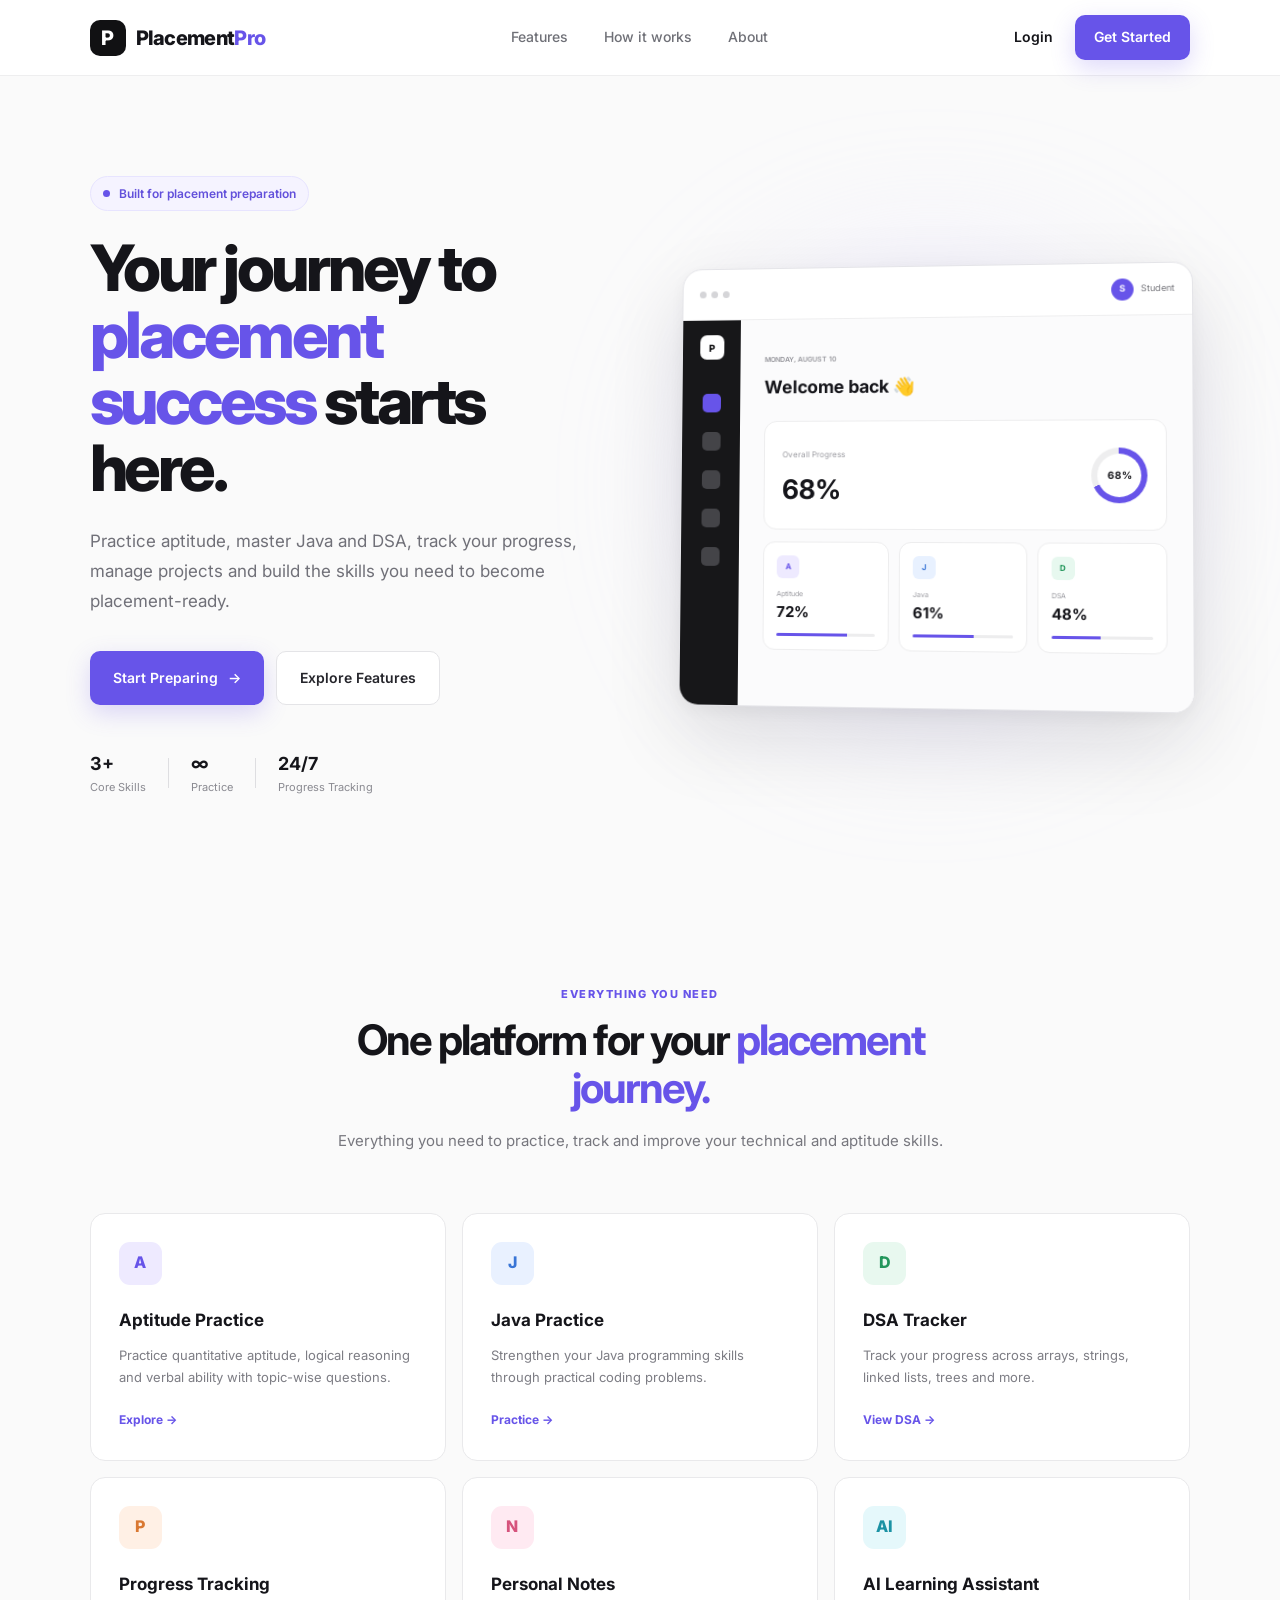
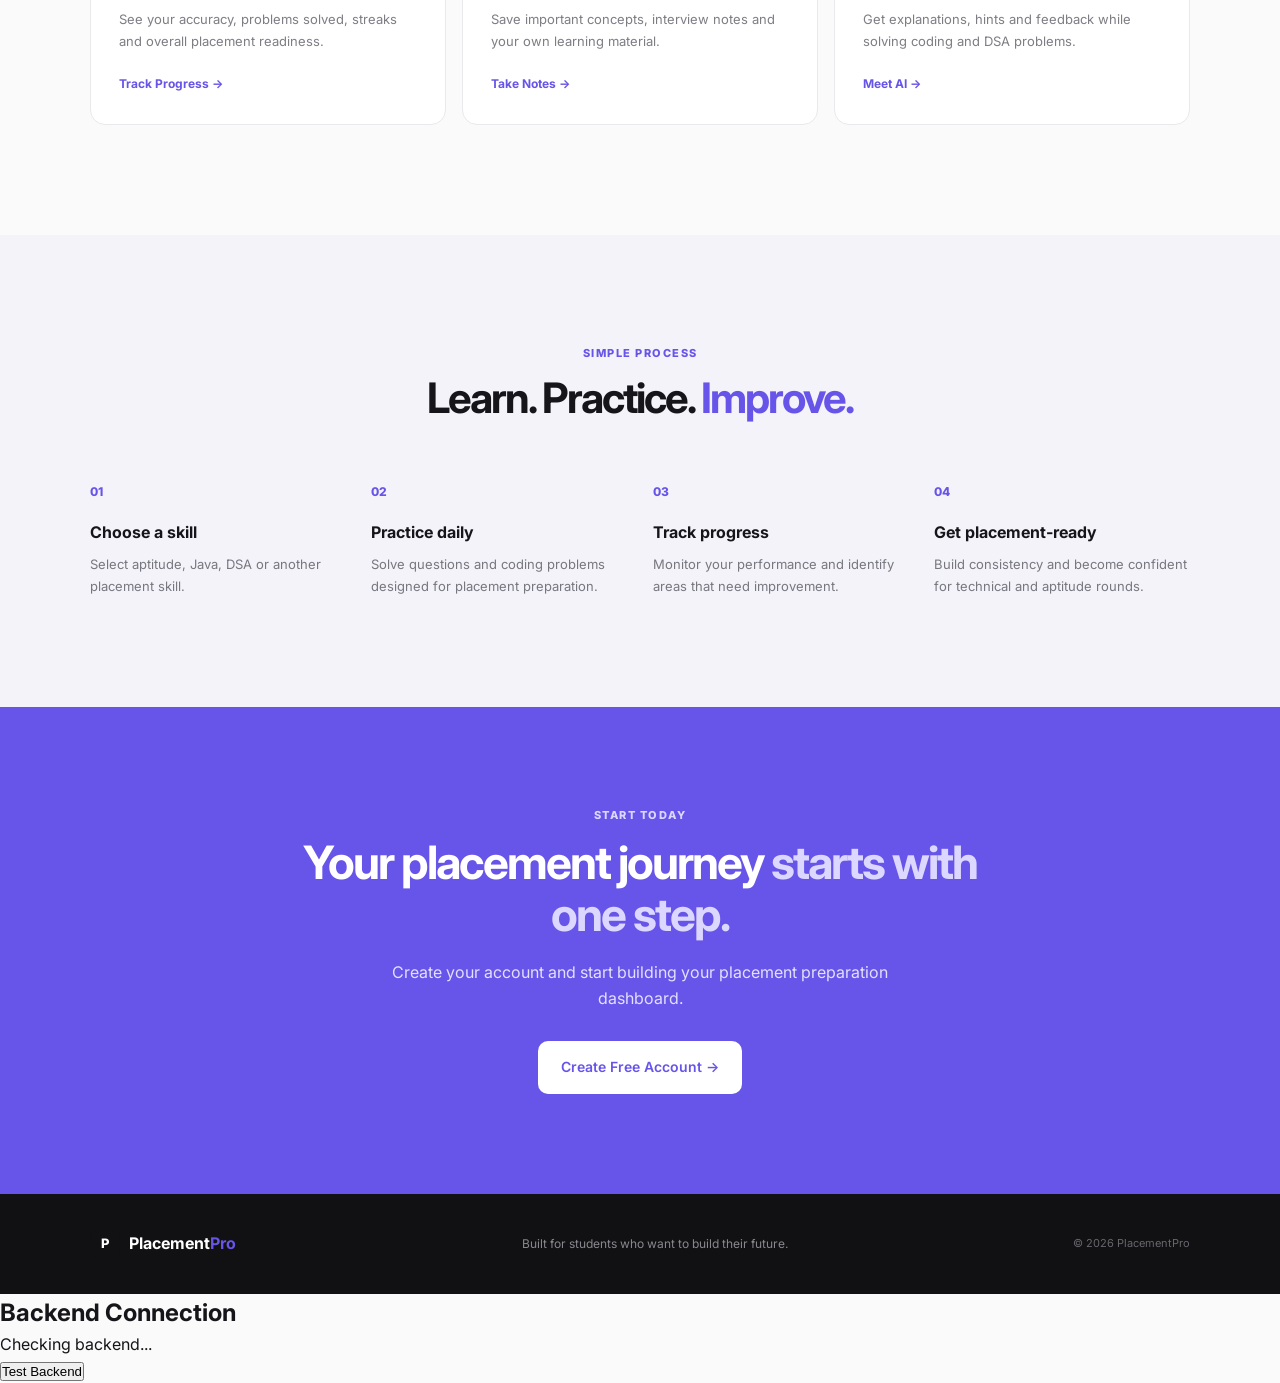
<file: frontend/index.html>
<!DOCTYPE html>
<html lang="en">
<head>
    <meta charset="UTF-8">
    <meta name="viewport" content="width=device-width, initial-scale=1.0">

    <title>PlacementPro | Student Placement Tracker</title>

    <link rel="stylesheet" href="style.css">

    <link rel="preconnect" href="https://fonts.googleapis.com">
    <link rel="preconnect" href="https://fonts.gstatic.com" crossorigin>

    <link href="https://fonts.googleapis.com/css2?family=Inter:wght@400;500;600;700;800&display=swap" rel="stylesheet">
</head>

<body>

    <!-- Navigation -->

    <header class="navbar">

        <div class="logo">
            <div class="logo-icon">P</div>
            <span>Placement<span class="logo-highlight">Pro</span></span>
        </div>

        <nav class="nav-links">
            <a href="#features">Features</a>
            <a href="#how-it-works">How it works</a>
            <a href="#about">About</a>
        </nav>

        <div class="nav-actions">
            <a href="login.html" class="login-link">Login</a>
            <a href="register.html" class="btn btn-primary">Get Started</a>
        </div>

    </header>


    <!-- Hero Section -->

    <main>

        <section class="hero">

            <div class="hero-content">

                <div class="badge">
                    <span class="badge-dot"></span>
                    Built for placement preparation
                </div>

                <h1>
                    Your journey to
                    <span>placement success</span>
                    starts here.
                </h1>

                <p class="hero-description">
                    Practice aptitude, master Java and DSA, track your
                    progress, manage projects and build the skills you need
                    to become placement-ready.
                </p>

                <div class="hero-buttons">

                    <a href="register.html" class="btn btn-primary btn-large">
                        Start Preparing
                        <span>→</span>
                    </a>

                    <a href="#features" class="btn btn-secondary btn-large">
                        Explore Features
                    </a>

                </div>

                <div class="hero-trust">

                    <div class="trust-item">
                        <strong>3+</strong>
                        <span>Core Skills</span>
                    </div>

                    <div class="trust-line"></div>

                    <div class="trust-item">
                        <strong>∞</strong>
                        <span>Practice</span>
                    </div>

                    <div class="trust-line"></div>

                    <div class="trust-item">
                        <strong>24/7</strong>
                        <span>Progress Tracking</span>
                    </div>

                </div>

            </div>


            <!-- Dashboard Preview -->

            <div class="hero-visual">

                <div class="glow"></div>

                <div class="dashboard-preview">

                    <div class="preview-topbar">

                        <div class="preview-dots">
                            <span></span>
                            <span></span>
                            <span></span>
                        </div>

                        <div class="preview-profile">
                            <div class="mini-avatar">S</div>
                            <span>Student</span>
                        </div>

                    </div>


                    <div class="preview-body">

                        <div class="preview-sidebar">

                            <div class="preview-logo">P</div>

                            <div class="sidebar-item active"></div>
                            <div class="sidebar-item"></div>
                            <div class="sidebar-item"></div>
                            <div class="sidebar-item"></div>
                            <div class="sidebar-item"></div>

                        </div>


                        <div class="preview-content">

                            <div class="preview-heading">
                                <div>
                                    <small>MONDAY, AUGUST 10</small>
                                    <h3>Welcome back 👋</h3>
                                </div>
                            </div>


                            <div class="progress-card">

                                <div>
                                    <small>Overall Progress</small>
                                    <h2>68%</h2>
                                </div>

                                <div class="progress-circle">
                                    <span>68%</span>
                                </div>

                            </div>


                            <div class="mini-cards">

                                <div class="mini-card">
                                    <div class="mini-card-icon aptitude">A</div>
                                    <small>Aptitude</small>
                                    <strong>72%</strong>
                                    <div class="mini-progress">
                                        <span style="width:72%"></span>
                                    </div>
                                </div>

                                <div class="mini-card">
                                    <div class="mini-card-icon java">J</div>
                                    <small>Java</small>
                                    <strong>61%</strong>
                                    <div class="mini-progress">
                                        <span style="width:61%"></span>
                                    </div>
                                </div>

                                <div class="mini-card">
                                    <div class="mini-card-icon dsa">D</div>
                                    <small>DSA</small>
                                    <strong>48%</strong>
                                    <div class="mini-progress">
                                        <span style="width:48%"></span>
                                    </div>
                                </div>

                            </div>

                        </div>

                    </div>

                </div>

            </div>

        </section>


        <!-- Features -->

        <section class="features-section" id="features">

            <div class="section-heading">

                <div class="section-label">
                    EVERYTHING YOU NEED
                </div>

                <h2>
                    One platform for your
                    <span>placement journey.</span>
                </h2>

                <p>
                    Everything you need to practice, track and improve
                    your technical and aptitude skills.
                </p>

            </div>


            <div class="features-grid">

                <div class="feature-card">

                    <div class="feature-icon purple">A</div>

                    <h3>Aptitude Practice</h3>

                    <p>
                        Practice quantitative aptitude, logical reasoning
                        and verbal ability with topic-wise questions.
                    </p>

                    <a href="#">Explore →</a>

                </div>


                <div class="feature-card">

                    <div class="feature-icon blue">J</div>

                    <h3>Java Practice</h3>

                    <p>
                        Strengthen your Java programming skills through
                        practical coding problems.
                    </p>

                    <a href="#">Practice →</a>

                </div>


                <div class="feature-card">

                    <div class="feature-icon green">D</div>

                    <h3>DSA Tracker</h3>

                    <p>
                        Track your progress across arrays, strings,
                        linked lists, trees and more.
                    </p>

                    <a href="#">View DSA →</a>

                </div>


                <div class="feature-card">

                    <div class="feature-icon orange">P</div>

                    <h3>Progress Tracking</h3>

                    <p>
                        See your accuracy, problems solved, streaks
                        and overall placement readiness.
                    </p>

                    <a href="#">Track Progress →</a>

                </div>


                <div class="feature-card">

                    <div class="feature-icon pink">N</div>

                    <h3>Personal Notes</h3>

                    <p>
                        Save important concepts, interview notes and
                        your own learning material.
                    </p>

                    <a href="#">Take Notes →</a>

                </div>


                <div class="feature-card">

                    <div class="feature-icon cyan">AI</div>

                    <h3>AI Learning Assistant</h3>

                    <p>
                        Get explanations, hints and feedback while
                        solving coding and DSA problems.
                    </p>

                    <a href="#">Meet AI →</a>

                </div>

            </div>

        </section>


        <!-- How It Works -->

        <section class="how-section" id="how-it-works">

            <div class="section-heading">

                <div class="section-label">
                    SIMPLE PROCESS
                </div>

                <h2>
                    Learn. Practice.
                    <span>Improve.</span>
                </h2>

            </div>


            <div class="steps">

                <div class="step">

                    <div class="step-number">01</div>

                    <h3>Choose a skill</h3>

                    <p>
                        Select aptitude, Java, DSA or another
                        placement skill.
                    </p>

                </div>


                <div class="step">

                    <div class="step-number">02</div>

                    <h3>Practice daily</h3>

                    <p>
                        Solve questions and coding problems
                        designed for placement preparation.
                    </p>

                </div>


                <div class="step">

                    <div class="step-number">03</div>

                    <h3>Track progress</h3>

                    <p>
                        Monitor your performance and identify
                        areas that need improvement.
                    </p>

                </div>


                <div class="step">

                    <div class="step-number">04</div>

                    <h3>Get placement-ready</h3>

                    <p>
                        Build consistency and become confident
                        for technical and aptitude rounds.
                    </p>

                </div>

            </div>

        </section>


        <!-- CTA -->

        <section class="cta-section">

            <div class="cta-content">

                <div class="section-label">
                    START TODAY
                </div>

                <h2>
                    Your placement journey
                    <span>starts with one step.</span>
                </h2>

                <p>
                    Create your account and start building your
                    placement preparation dashboard.
                </p>

                <a href="register.html" class="btn btn-white btn-large">
                    Create Free Account →
                </a>

            </div>

        </section>

    </main>


    <!-- Footer -->

    <footer class="footer">

        <div class="footer-logo">
            <div class="logo-icon">P</div>
            <span>Placement<span class="logo-highlight">Pro</span></span>
        </div>

        <p>
            Built for students who want to build their future.
        </p>

        <span class="copyright">
            © 2026 PlacementPro
        </span>

    </footer>


    <script src="script.js"></script>
    <section class="api-test">

    <h2>Backend Connection</h2>

    <p id="backendMessage">
        Checking backend...
    </p>

    <button onclick="testBackend()">
        Test Backend
    </button>

</section>

</body>
</html>
</file>
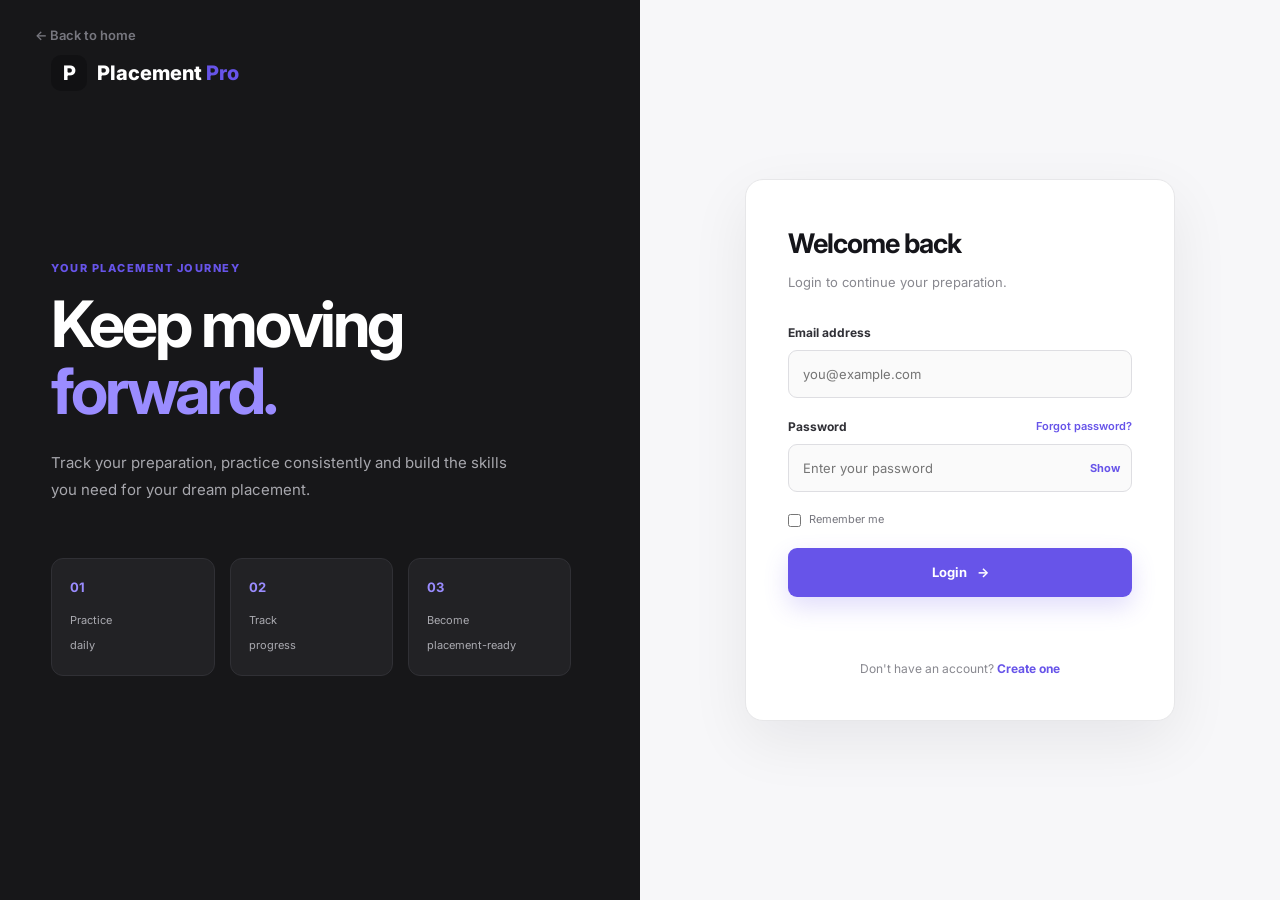
<file: frontend/applications.html>
<!DOCTYPE html>
<html lang="en">

<head>
    <meta charset="UTF-8">

    <meta name="viewport" content="width=device-width, initial-scale=1.0">

    <title>My Applications | PlacementPro</title>

    <style>

        * {
            box-sizing: border-box;
        }

        body {
            margin: 0;
            font-family: Arial, sans-serif;
            background: #f5f7fb;
            color: #111827;
        }

        .page {
            min-height: 100vh;
            padding: 30px;
        }

        .header {
            max-width: 1100px;
            margin: 0 auto 30px;

            display: flex;
            justify-content: space-between;
            align-items: center;
        }

        .brand {
            font-size: 26px;
            font-weight: 800;
        }

        .brand span {
            color: #2563eb;
        }

        .back-btn {
            padding: 10px 16px;
            border: none;
            border-radius: 8px;

            background: #111827;
            color: white;

            cursor: pointer;
            font-weight: 600;
        }

        .title-section {
            max-width: 1100px;
            margin: 0 auto 25px;
        }

        .title-section h1 {
            margin-bottom: 8px;
        }

        .title-section p {
            color: #6b7280;
        }

        .applications-container {
            max-width: 1100px;
            margin: auto;

            display: grid;
            grid-template-columns: repeat(2, 1fr);
            gap: 20px;
        }

        .application-card {
            background: white;
            padding: 25px;
            border-radius: 16px;

            box-shadow:
                0 5px 20px
                rgba(0, 0, 0, 0.06);
        }

        .company-name {
            font-size: 22px;
            font-weight: 800;
            margin-bottom: 8px;
        }

        .job-role {
            color: #2563eb;
            font-weight: 700;
            margin-bottom: 18px;
        }

        .status {
            display: inline-block;

            padding: 6px 12px;

            border-radius: 20px;

            background: #dcfce7;
            color: #166534;

            font-size: 14px;
            font-weight: 700;
        }

        .application-info {
            margin-top: 18px;
            color: #6b7280;
            line-height: 1.8;
        }

        .loading,
        .empty,
        .error {
            grid-column: 1 / -1;

            background: white;

            padding: 40px;

            border-radius: 16px;

            text-align: center;
        }

        .loading {
            color: #2563eb;
        }

        .empty {
            color: #6b7280;
        }

        .error {
            color: #dc2626;
        }

        @media (max-width: 800px) {

            .applications-container {
                grid-template-columns: 1fr;
            }

            .header {
                flex-direction: column;
                align-items: flex-start;
                gap: 15px;
            }

        }

    </style>

</head>


<body>

<main class="page">


    <header class="header">

        <div class="brand">
            Placement<span>Pro</span>
        </div>

        <button
            class="back-btn"
            onclick="goDashboard()"
        >
            ← Dashboard
        </button>

    </header>


    <section class="title-section">

        <h1>
            📋 My Applications
        </h1>

        <p>
            Track the placement drives you have applied for.
        </p>

    </section>


    <section
        id="applicationsContainer"
        class="applications-container"
    >

        <div class="loading">
            Loading applications...
        </div>

    </section>


</main>


<script>

async function loadApplications() {

    const container =
        document.getElementById(
            "applicationsContainer"
        );


    const studentData =
        localStorage.getItem("student");


    if (!studentData) {

        window.location.href =
            "login.html";

        return;
    }


    const student =
        JSON.parse(studentData);


    try {

        const response =
            await fetch(
                "http://https://placementpro-khij.onrender.com/api/applications/"
                + encodeURIComponent(student.email)
            );


        if (!response.ok) {

            throw new Error(
                "Unable to load applications"
            );
        }


        const applications =
            await response.json();


        if (
            !applications ||
            applications.length === 0
        ) {

            container.innerHTML = `

                <div class="empty">

                    <h3>
                        No applications yet
                    </h3>

                    <p>
                        Apply for a placement drive
                        to see it here.
                    </p>

                </div>

            `;

            return;
        }


        container.innerHTML =
            applications.map(
                function(application) {

                    return `

                        <div class="application-card">

                            <div class="company-name">

                                ${escapeHTML(
                                    application.companyName
                                    || "Company"
                                )}

                            </div>


                            <div class="job-role">

                                ${escapeHTML(
                                    application.jobRole
                                    || "Job Role"
                                )}

                            </div>


                            <span class="status">

                                ${escapeHTML(
                                    application.status
                                    || "Applied"
                                )}

                            </span>


                            <div class="application-info">

                                Application ID:
                                ${application.id}

                                <br>

                                Drive ID:
                                ${application.driveId}

                            </div>

                        </div>

                    `;

                }
            ).join("");


    } catch (error) {

        console.error(
            error
        );

        container.innerHTML = `

            <div class="error">

                <h3>
                    Unable to load applications
                </h3>

                <p>
                    Make sure Spring Boot is running.
                </p>

            </div>

        `;

    }

}


function goDashboard() {

    window.location.href =
        "dashboard.html";

}


function escapeHTML(value) {

    const div =
        document.createElement("div");

    div.textContent =
        value;

    return div.innerHTML;

}


loadApplications();

</script>

</body>

</html>
</file>
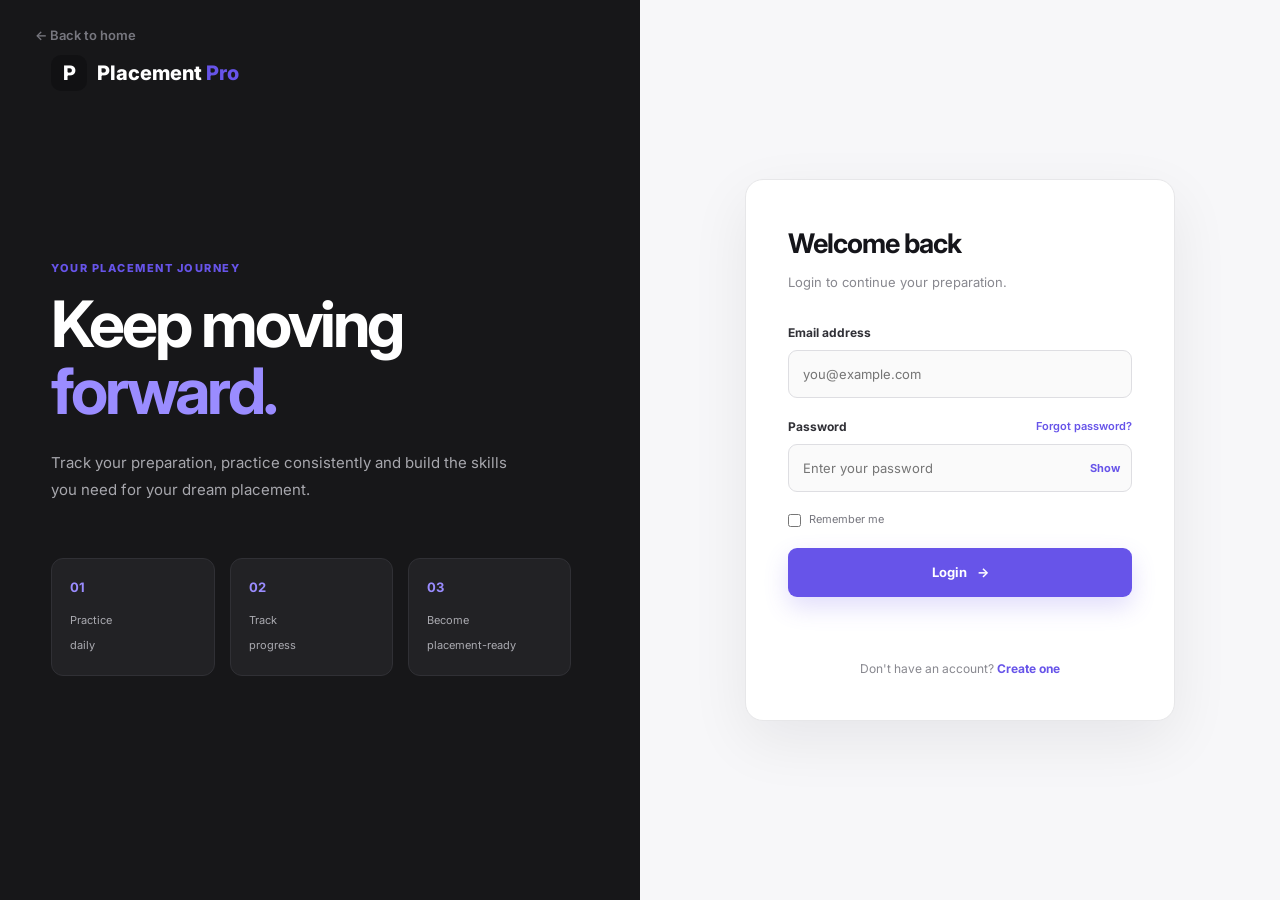
<file: frontend/aptitude.html>
<!DOCTYPE html>
<html lang="en">

<head>

    <meta charset="UTF-8">

    <meta
        name="viewport"
        content="width=device-width, initial-scale=1.0"
    >

    <title>Aptitude Practice | PlacementPro</title>

    <style>

        * {
            box-sizing: border-box;
        }

        body {
            margin: 0;
            font-family: Arial, sans-serif;
            background: #f5f7fb;
            color: #111827;
        }

        .page {
            min-height: 100vh;
            padding: 30px;
        }

        .header {
            max-width: 1100px;
            margin: 0 auto 25px;

            display: flex;
            justify-content: space-between;
            align-items: center;
        }

        .brand {
            font-size: 26px;
            font-weight: 800;
        }

        .brand span {
            color: #2563eb;
        }

        .back-btn {
            text-decoration: none;
            color: #2563eb;
            font-weight: 700;
        }

        .intro {
            max-width: 1100px;
            margin: 0 auto 25px;

            background: white;
            padding: 30px;
            border-radius: 16px;

            box-shadow:
                0 5px 20px rgba(0,0,0,0.06);
        }

        .intro h1 {
            margin: 0 0 10px;
        }

        .intro p {
            color: #6b7280;
            line-height: 1.6;
        }

        .quiz-card {
            max-width: 1100px;
            margin: auto;

            background: white;

            padding: 30px;

            border-radius: 16px;

            box-shadow:
                0 5px 20px rgba(0,0,0,0.06);
        }

        .category {
            color: #2563eb;
            font-weight: 700;
            margin-bottom: 10px;
        }

        .question {
            font-size: 21px;
            font-weight: 700;
            line-height: 1.5;
            margin-bottom: 25px;
        }

        .options {
            display: flex;
            flex-direction: column;
            gap: 12px;
        }

        .option {
            padding: 15px;

            border: 2px solid #e5e7eb;

            border-radius: 10px;

            cursor: pointer;

            transition: 0.2s;
        }

        .option:hover {
            border-color: #2563eb;
            background: #eff6ff;
        }

        .option.selected {
            border-color: #2563eb;
            background: #eff6ff;
        }

        .footer {
            margin-top: 25px;

            display: flex;

            justify-content: space-between;

            align-items: center;
        }

        .count {
            color: #6b7280;
        }

        .next-btn,
        .restart-btn {
            border: none;

            padding: 12px 20px;

            border-radius: 8px;

            background: #2563eb;

            color: white;

            font-weight: 700;

            cursor: pointer;
        }

        .next-btn:hover,
        .restart-btn:hover {
            background: #1d4ed8;
        }

        .result {
            display: none;
            text-align: center;
        }

        .score {
            font-size: 50px;
            font-weight: 800;
            color: #2563eb;
            margin: 20px;
        }

        .result p {
            color: #6b7280;
        }

        @media (max-width: 600px) {

            .page {
                padding: 15px;
            }

            .header {
                flex-direction: column;
                align-items: flex-start;
                gap: 10px;
            }

        }

    </style>

</head>


<body>


<div class="page">


    <!-- HEADER -->

    <header class="header">

        <div class="brand">

            Placement<span>Pro</span>

        </div>


        <a
            href="dashboard.html"
            class="back-btn"
        >
            ← Dashboard
        </a>

    </header>



    <!-- INTRO -->

    <section class="intro">

        <h1>
            🧠 Aptitude Practice
        </h1>

        <p>
            Practice quantitative aptitude,
            logical reasoning and basic placement
            questions.
        </p>

    </section>



    <!-- QUIZ -->

    <main class="quiz-card">


        <div id="quizArea">

            <div
                class="category"
                id="category"
            >
                Quantitative Aptitude
            </div>


            <div
                class="question"
                id="question"
            >
            </div>


            <div
                class="options"
                id="options"
            >
            </div>


            <div class="footer">

                <span
                    class="count"
                    id="count"
                >
                    Question 1 / 5
                </span>


                <button
                    class="next-btn"
                    onclick="nextQuestion()"
                >
                    Next →
                </button>

            </div>

        </div>



        <!-- RESULT -->

        <div
            class="result"
            id="result"
        >

            <h2>
                🎉 Aptitude Test Completed!
            </h2>


            <div
                class="score"
                id="score"
            >
                0/5
            </div>


            <p
                id="message"
            >
            </p>


            <button
                class="restart-btn"
                onclick="restartQuiz()"
            >
                Try Again
            </button>


            <br><br>


            <a
                href="progress.html"
                class="back-btn"
            >
                View My Progress →
            </a>

        </div>


    </main>

</div>



<script>


// =========================================
// LOGIN CHECK
// =========================================

const studentData =
    localStorage.getItem("student");


if (!studentData) {

    window.location.href =
        "login.html";

}



// =========================================
// QUESTIONS
// =========================================

const questions = [

    {
        category: "Quantitative Aptitude",

        question:
            "What is 20% of 250?",

        options: [
            "25",
            "40",
            "50",
            "60"
        ],

        answer: 2
    },


    {
        category: "Quantitative Aptitude",

        question:
            "If a train travels 60 km in 1 hour, how far will it travel in 3 hours?",

        options: [
            "120 km",
            "150 km",
            "180 km",
            "200 km"
        ],

        answer: 2
    },


    {
        category: "Logical Reasoning",

        question:
            "Find the next number: 2, 4, 6, 8, ?",

        options: [
            "9",
            "10",
            "11",
            "12"
        ],

        answer: 1
    },


    {
        category: "Logical Reasoning",

        question:
            "If all roses are flowers and some flowers are red, which statement is definitely true?",

        options: [
            "All roses are red",
            "All flowers are roses",
            "Roses are flowers",
            "No roses are flowers"
        ],

        answer: 2
    },


    {
        category: "Quantitative Aptitude",

        question:
            "A shirt costs ₹1000. If there is a 10% discount, what is the final price?",

        options: [
            "₹800",
            "₹850",
            "₹900",
            "₹950"
        ],

        answer: 2
    }

];



// =========================================
// VARIABLES
// =========================================

let currentQuestion = 0;

let scoreValue = 0;

let selectedAnswer = null;



// =========================================
// LOAD QUESTION
// =========================================

function loadQuestion() {

    const q =
        questions[currentQuestion];


    document.getElementById(
        "category"
    ).textContent =
        q.category;


    document.getElementById(
        "question"
    ).textContent =
        q.question;


    document.getElementById(
        "count"
    ).textContent =
        "Question " +
        (currentQuestion + 1) +
        " / " +
        questions.length;


    const options =
        document.getElementById(
            "options"
        );


    options.innerHTML = "";


    selectedAnswer = null;


    q.options.forEach(
        function(option, index) {

            const element =
                document.createElement(
                    "div"
                );


            element.className =
                "option";


            element.textContent =
                option;


            element.onclick =
                function() {

                    selectAnswer(
                        index,
                        element
                    );

                };


            options.appendChild(
                element
            );

        }
    );

}



// =========================================
// SELECT ANSWER
// =========================================

function selectAnswer(
    index,
    element
) {

    selectedAnswer = index;


    document.querySelectorAll(
        ".option"
    ).forEach(
        function(option) {

            option.classList.remove(
                "selected"
            );

        }
    );


    element.classList.add(
        "selected"
    );

}



// =========================================
// NEXT QUESTION
// =========================================

function nextQuestion() {


    if (selectedAnswer === null) {

        alert(
            "Please select an answer first."
        );

        return;

    }


    const q =
        questions[currentQuestion];


    if (
        selectedAnswer === q.answer
    ) {

        scoreValue++;

    }


    if (
        currentQuestion <
        questions.length - 1
    ) {

        currentQuestion++;

        loadQuestion();

    } else {

        finishQuiz();

    }

}



// =========================================
// FINISH QUIZ
// =========================================

function finishQuiz() {


    document.getElementById(
        "quizArea"
    ).style.display =
        "none";


    document.getElementById(
        "result"
    ).style.display =
        "block";


    document.getElementById(
        "score"
    ).textContent =
        scoreValue +
        "/" +
        questions.length;


    const percentage =
        Math.round(
            (scoreValue / questions.length) *
            100
        );


    document.getElementById(
        "message"
    ).textContent =
        "You scored " +
        percentage +
        "%. Your aptitude score has been saved.";


    saveAptitudeProgress();

}



// =========================================
// SAVE APTITUDE PROGRESS
// =========================================

function saveAptitudeProgress() {


    let progress;


    const saved =
        localStorage.getItem(
            "placementProgress"
        );


    if (saved) {

        try {

            progress =
                JSON.parse(saved);

        } catch (error) {

            progress =
                createDefaultProgress();

        }

    } else {

        progress =
            createDefaultProgress();

    }


    const percentage =
        Math.round(
            (scoreValue / questions.length) *
            100
        );


    progress.aptitudeScore =
        Math.max(
            progress.aptitudeScore || 0,
            percentage
        );


    progress.problemsSolved =
        (progress.problemsSolved || 0)
        + scoreValue;


    localStorage.setItem(
        "placementProgress",
        JSON.stringify(progress)
    );

}



// =========================================
// DEFAULT PROGRESS
// =========================================

function createDefaultProgress() {

    return {

        problemsSolved: 0,

        aptitudeScore: 0,

        javaProgress: 0,

        dsaProgress: 0

    };

}



// =========================================
// RESTART
// =========================================

function restartQuiz() {

    currentQuestion = 0;

    scoreValue = 0;

    selectedAnswer = null;


    document.getElementById(
        "quizArea"
    ).style.display =
        "block";


    document.getElementById(
        "result"
    ).style.display =
        "none";


    loadQuestion();

}



// =========================================
// START
// =========================================

loadQuestion();


</script>


</body>

</html>
</file>
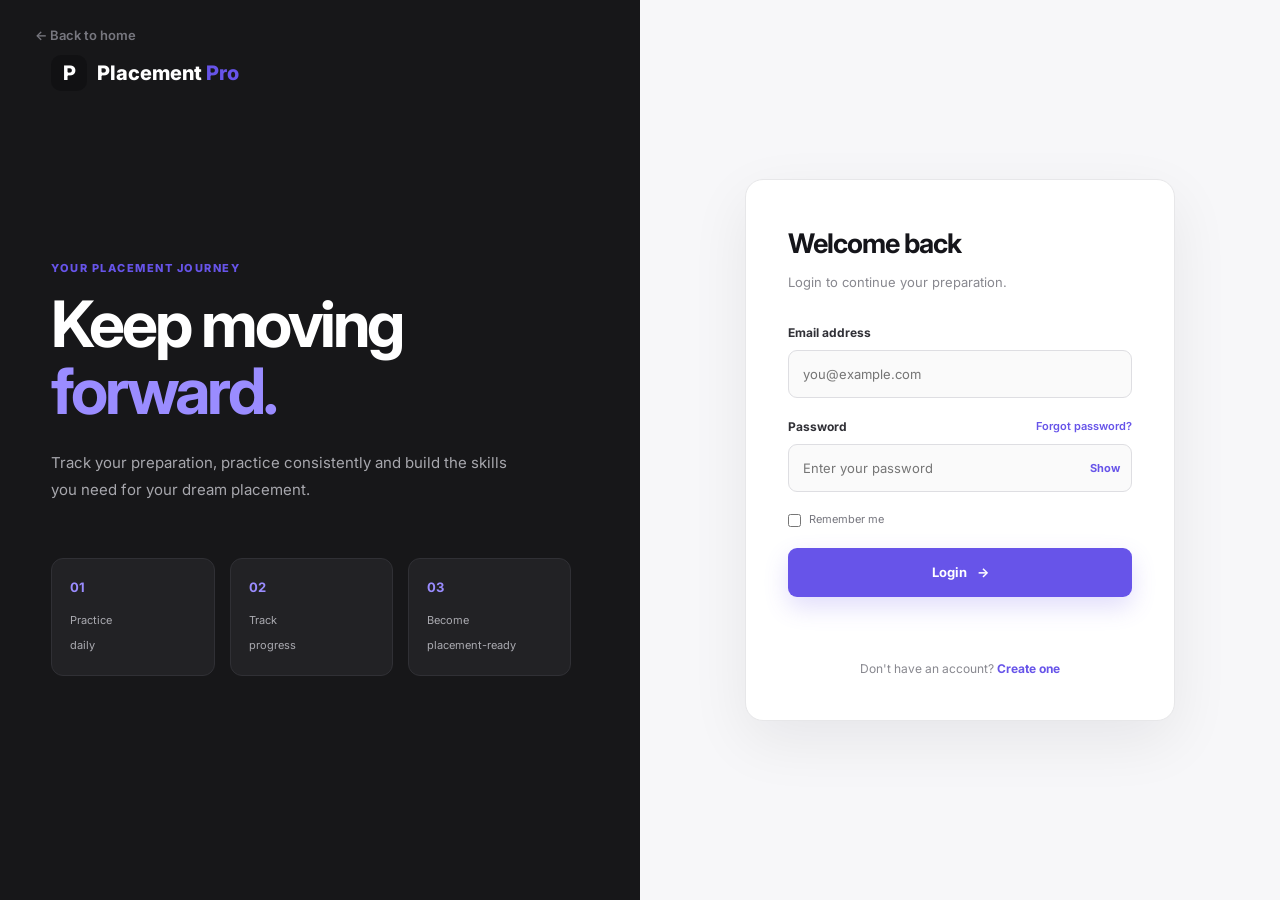
<file: frontend/dashboard.html>
<!DOCTYPE html>
<html lang="en">

<head>

    <meta charset="UTF-8">

    <meta
        name="viewport"
        content="width=device-width, initial-scale=1.0"
    >

    <title>Dashboard | PlacementPro</title>

    <style>

        * {
            box-sizing: border-box;
        }

        body {
            margin: 0;
            font-family: Arial, sans-serif;
            background: #f5f7fb;
            color: #111827;
        }

        .dashboard-page {
            min-height: 100vh;
            padding: 30px;
        }

        .dashboard-header {
            max-width: 1100px;
            margin: 0 auto 30px;
            display: flex;
            justify-content: space-between;
            align-items: center;
        }

        .dashboard-brand {
            font-size: 26px;
            font-weight: 800;
        }

        .dashboard-brand span {
            color: #2563eb;
        }

        .logout-btn {
            padding: 10px 18px;
            border: none;
            border-radius: 8px;
            cursor: pointer;
            background: #111827;
            color: white;
            font-weight: 600;
        }

        .welcome-card {
            max-width: 1100px;
            margin: 0 auto 25px;
            padding: 30px;
            border-radius: 16px;
            background: white;
            box-shadow: 0 5px 20px rgba(0, 0, 0, 0.06);
        }

        .welcome-card h1 {
            margin: 0 0 8px;
        }

        .welcome-card p {
            margin: 0;
            color: #6b7280;
        }

        .dashboard-grid {
            max-width: 1100px;
            margin: auto;
            display: grid;
            grid-template-columns: repeat(3, 1fr);
            gap: 20px;
        }

        .dashboard-card {
            background: white;
            padding: 25px;
            border-radius: 16px;
            box-shadow: 0 5px 20px rgba(0, 0, 0, 0.06);
        }

        .dashboard-card h3 {
            margin-top: 0;
        }

        .dashboard-card p {
            color: #6b7280;
            line-height: 1.6;
        }

        .dashboard-card button {
            border: none;
            background: #2563eb;
            color: white;
            padding: 10px 16px;
            border-radius: 8px;
            cursor: pointer;
            font-weight: 700;
            margin-top: 8px;
        }

        .dashboard-card button:hover {
            background: #1d4ed8;
        }

        .profile-info {
            line-height: 1.9;
        }

        .profile-info strong {
            color: #111827;
        }

        .profile-info span {
            color: #4b5563;
        }

        .loading {
            color: #2563eb;
        }

        .error {
            color: #dc2626;
        }

        @media (max-width: 800px) {

            .dashboard-grid {
                grid-template-columns: 1fr;
            }

            .dashboard-header {
                gap: 15px;
                flex-direction: column;
                align-items: flex-start;
            }

        }

    </style>

</head>


<body>

<main class="dashboard-page">


    <!-- HEADER -->

    <header class="dashboard-header">

        <div class="dashboard-brand">
            Placement<span>Pro</span>
        </div>

        <button
            class="logout-btn"
            onclick="logoutStudent()"
        >
            Logout
        </button>

    </header>


    <!-- WELCOME -->

    <section class="welcome-card">

        <h1>
            Welcome,
            <span id="studentName">Student</span>
            👋
        </h1>

        <p>
            Your placement preparation workspace
        </p>

    </section>


    <!-- DASHBOARD -->

    <section class="dashboard-grid">


        <!-- PROFILE -->

        <div class="dashboard-card">

            <h3>👤 My Profile</h3>

            <div class="profile-info">

                <div>
                    <strong>Name:</strong>
                    <span id="profileName"
                          class="loading">
                        Loading...
                    </span>
                </div>

                <div>
                    <strong>Email:</strong>
                    <span id="profileEmail"
                          class="loading">
                        Loading...
                    </span>
                </div>

                <div>
                    <strong>Department:</strong>
                    <span id="profileDepartment"
                          class="loading">
                        Loading...
                    </span>
                </div>

                <div>
                    <strong>Phone:</strong>
                    <span id="profilePhone"
                          class="loading">
                        Loading...
                    </span>
                </div>

            </div>

        </div>


        <!-- PLACEMENT DRIVES -->

        <div class="dashboard-card">

            <h3>💼 Placement Drives</h3>

            <p>
                View upcoming company placement
                drives and apply for suitable
                opportunities.
            </p>

            <button onclick="openDrives()">
                View Drives
            </button>

        </div>


        <!-- APPLICATIONS -->

        <div class="dashboard-card">

            <h3>📋 Applications</h3>

            <p>
                Track the jobs and placement drives
                you have applied for.
            </p>

           <button onclick="window.location.href='applications.html'">
    My Applications
           </button>

        </div>


        <!-- APTITUDE -->

        <div class="dashboard-card">

            <h3>🧠 Aptitude Practice</h3>

            <p>
                Practice aptitude questions and
                improve your placement preparation.
            </p>

            <button onclick="openAptitude()">
                Start Practice
            </button>

        </div>


        <!-- JAVA DSA -->

        <div class="dashboard-card">

            <h3>💻 Java & DSA</h3>

            <p>
                Track your Java programming and
                DSA problem-solving progress.
            </p>

            <button onclick="window.location.href='dsa.html'">
    Java & DSA
</button>

        </div>


        <!-- PROGRESS -->

        <div class="dashboard-card">

            <h3>📊 My Progress</h3>

            <p>
                View your aptitude, Java and DSA
                preparation progress.
            </p>

            <button onclick="window.location.href='progress.html'">
    Progress
</button>

        </div>


        <!-- NOTES -->

        <div class="dashboard-card">

            <h3>📝 Notes</h3>

            <p>
                Save and manage your important
                placement preparation notes.
            </p>

            <button onclick="openNotes()">
                Open Notes
            </button>

        </div>


    </section>


</main>


<script>


// =========================================
// LOAD STUDENT PROFILE FROM BACKEND
// =========================================

async function loadStudentProfile() {

    const savedStudent =
        localStorage.getItem("student");


    // No login information

    if (!savedStudent) {

        window.location.href =
            "login.html";

        return;
    }


    try {

        const loggedInStudent =
            JSON.parse(savedStudent);


        const email =
            loggedInStudent.email;


        if (!email) {

            localStorage.removeItem("student");

            window.location.href =
                "login.html";

            return;
        }


        console.log(
            "Loading profile for:",
            email
        );


        const response =
            await fetch(
                "https://placementpro-khij.onrender.com/api/students/"
                + encodeURIComponent(email)
            );


        if (!response.ok) {

            throw new Error(
                "Unable to load student profile"
            );
        }


        const student =
            await response.json();


        console.log(
            "Student profile:",
            student
        );


        // UPDATE DASHBOARD

        document.getElementById(
            "studentName"
        ).textContent =
            student.name || "Student";


        document.getElementById(
            "profileName"
        ).textContent =
            student.name || "-";


        document.getElementById(
            "profileEmail"
        ).textContent =
            student.email || "-";


        document.getElementById(
            "profileDepartment"
        ).textContent =
            student.department ||
            "Not added";


        document.getElementById(
            "profilePhone"
        ).textContent =
            student.phone ||
            "Not added";


        // Remove loading style

        document.getElementById(
            "profileName"
        ).classList.remove("loading");


        document.getElementById(
            "profileEmail"
        ).classList.remove("loading");


        document.getElementById(
            "profileDepartment"
        ).classList.remove("loading");


        document.getElementById(
            "profilePhone"
        ).classList.remove("loading");


    } catch (error) {

        console.error(
            "Profile loading error:",
            error
        );


        document.getElementById(
            "profileName"
        ).textContent =
            "Unable to load";


        document.getElementById(
            "profileEmail"
        ).textContent =
            "Unable to load";


        document.getElementById(
            "profileDepartment"
        ).textContent =
            "Unable to load";


        document.getElementById(
            "profilePhone"
        ).textContent =
            "Unable to load";

    }

}


// =========================================
// NAVIGATION
// =========================================

function openDrives() {

    window.location.href =
        "drives.html";

}


function openApplications() {

    window.location.href =
        "applications.html";

}


function openAptitude() {

    window.location.href =
        "aptitude.html";

}


function openJavaDSA() {

    window.location.href =
        "java-dsa.html";

}


function openProgress() {

    window.location.href =
        "progress.html";

}


function openNotes() {

    window.location.href =
        "notes.html";

}


// =========================================
// LOGOUT
// =========================================

function logoutStudent() {

    localStorage.removeItem("student");

    window.location.href =
        "login.html";

}


// =========================================
// START
// =========================================

loadStudentProfile();


</script>

</body>

</html>
</file>
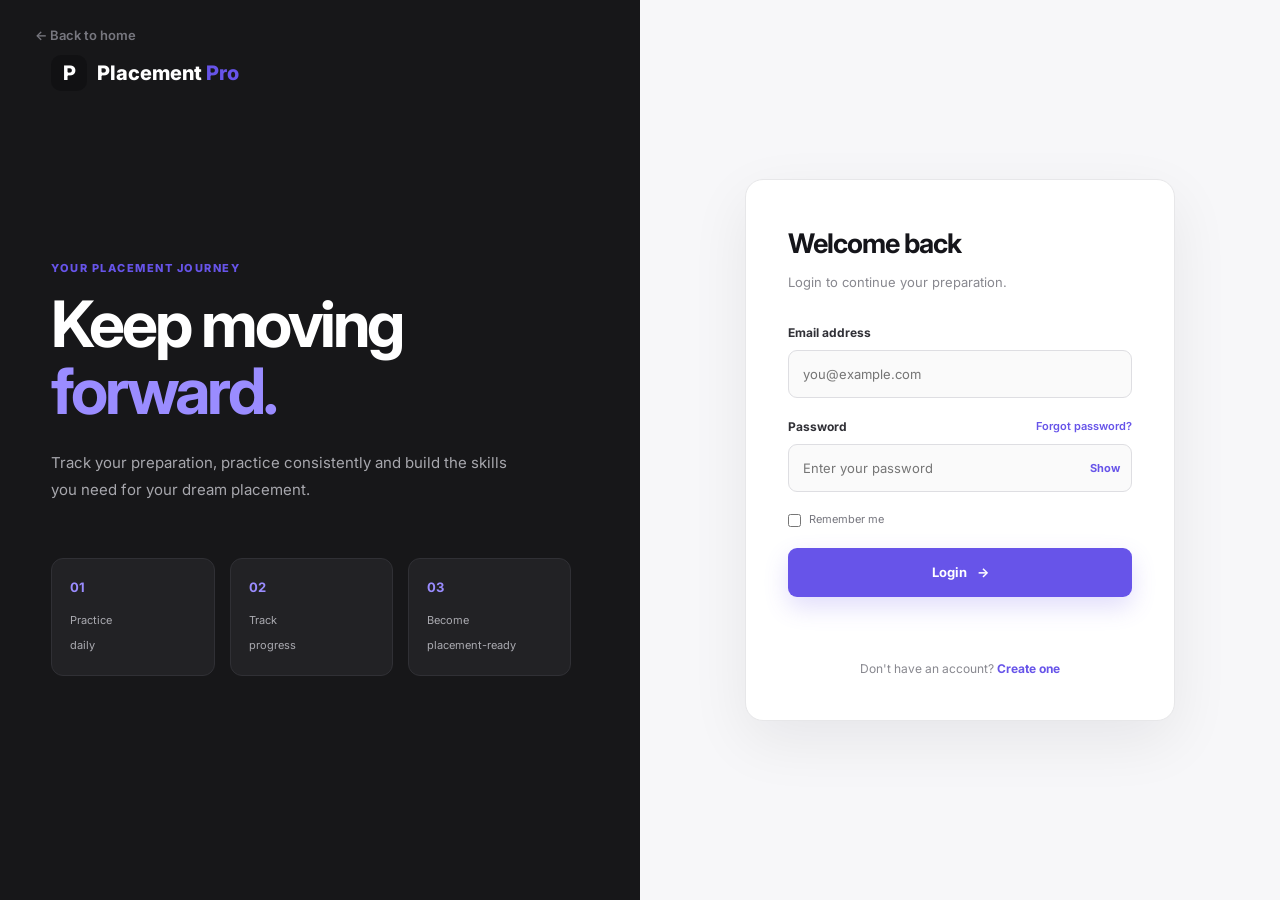
<file: frontend/dashboard_new.html>
<!DOCTYPE html>
<html lang="en">
<head>
<meta charset="UTF-8">
<meta name="viewport" content="width=device-width, initial-scale=1.0">

<title>PlacementPro | Dashboard</title>

<style>

*{
    margin:0;
    padding:0;
    box-sizing:border-box;
}

body{
    font-family:Arial, sans-serif;
    background:#f6f8fc;
    color:#111827;
}

/* SIDEBAR */

.sidebar{
    position:fixed;
    left:0;
    top:0;
    width:245px;
    height:100vh;
    background:#111827;
    color:white;
    padding:25px 16px;
}

.logo{
    font-size:25px;
    font-weight:800;
    padding:0 12px 30px;
}

.logo span{
    color:#3b82f6;
}

.menu-title{
    color:#9ca3af;
    font-size:11px;
    margin:20px 12px 10px;
    text-transform:uppercase;
}

.menu button{
    width:100%;
    border:0;
    background:transparent;
    color:#d1d5db;
    padding:13px 14px;
    margin:3px 0;
    border-radius:10px;
    text-align:left;
    cursor:pointer;
    font-size:14px;
    font-weight:600;
}

.menu button:hover,
.menu button.active{
    background:#2563eb;
    color:white;
}

/* MAIN */

.main{
    margin-left:245px;
    min-height:100vh;
}

/* TOPBAR */

.topbar{
    height:72px;
    background:white;
    border-bottom:1px solid #e5e7eb;

    display:flex;
    align-items:center;
    justify-content:space-between;

    padding:0 35px;
}

.top-title{
    font-size:20px;
    font-weight:800;
}

.user-area{
    display:flex;
    align-items:center;
    gap:12px;
}

.user-avatar{
    width:40px;
    height:40px;
    border-radius:50%;
    background:#dbeafe;
    color:#2563eb;

    display:grid;
    place-items:center;

    font-weight:800;
}

.user-name{
    font-size:14px;
    font-weight:700;
}

/* CONTENT */

.content{
    padding:30px;
    max-width:1250px;
}

/* HERO */

.hero{
    background:linear-gradient(
        135deg,
        #1d4ed8,
        #2563eb,
        #3b82f6
    );

    color:white;

    padding:35px;

    border-radius:22px;

    margin-bottom:25px;

    position:relative;
    overflow:hidden;
}

.hero:after{
    content:"";
    position:absolute;

    width:220px;
    height:220px;

    border-radius:50%;

    border:45px solid rgba(255,255,255,.08);

    right:-50px;
    top:-80px;
}

.hero h1{
    font-size:34px;
    margin-bottom:10px;
}

.hero p{
    color:#dbeafe;
    max-width:650px;
    line-height:1.6;
}

/* STATS */

.stats{
    display:grid;
    grid-template-columns:
        repeat(3,1fr);

    gap:18px;

    margin-bottom:28px;
}

.stat{
    background:white;

    border:1px solid #edf0f5;

    border-radius:16px;

    padding:22px;

    box-shadow:
        0 5px 20px
        rgba(0,0,0,.04);
}

.stat-label{
    color:#6b7280;
    font-size:13px;
    margin-bottom:8px;
}

.stat-value{
    font-size:25px;
    font-weight:800;
}

/* SECTION */

.section-title{
    font-size:20px;
    font-weight:800;
    margin-bottom:16px;
}

/* GRID */

.grid{
    display:grid;

    grid-template-columns:
        repeat(3,1fr);

    gap:18px;
}

/* CARDS */

.card{
    background:white;

    border:1px solid #edf0f5;

    border-radius:18px;

    padding:24px;

    box-shadow:
        0 6px 22px
        rgba(0,0,0,.045);

    transition:.2s;
}

.card:hover{
    transform:translateY(-4px);

    box-shadow:
        0 15px 30px
        rgba(0,0,0,.08);
}

.icon{
    width:48px;
    height:48px;

    border-radius:14px;

    background:#eff6ff;

    display:grid;
    place-items:center;

    font-size:23px;

    margin-bottom:16px;
}

.card h3{
    font-size:17px;
    margin-bottom:8px;
}

.card p{
    color:#6b7280;

    font-size:13px;

    line-height:1.6;

    min-height:42px;
}

.card button{
    width:100%;

    margin-top:18px;

    padding:11px;

    border:0;

    border-radius:9px;

    background:#111827;

    color:white;

    cursor:pointer;

    font-weight:700;
}

.card button:hover{
    background:#2563eb;
}

/* PROFILE */

.profile{
    margin-top:25px;

    background:white;

    border:1px solid #edf0f5;

    border-radius:18px;

    padding:25px;

    box-shadow:
        0 6px 22px
        rgba(0,0,0,.045);
}

.profile-title{
    font-size:18px;
    font-weight:800;
    margin-bottom:20px;
}

.profile-grid{
    display:grid;

    grid-template-columns:
        repeat(4,1fr);

    gap:18px;
}

.profile-item{
    padding:15px;

    background:#f9fafb;

    border-radius:10px;
}

.profile-item small{
    display:block;

    color:#9ca3af;

    font-size:11px;

    text-transform:uppercase;

    margin-bottom:6px;
}

.profile-item span{
    font-weight:700;

    font-size:14px;

    word-break:break-word;
}

/* MOBILE */

@media(max-width:1000px){

    .grid{
        grid-template-columns:
            repeat(2,1fr);
    }

    .profile-grid{
        grid-template-columns:
            repeat(2,1fr);
    }

}

@media(max-width:750px){

    .sidebar{
        position:relative;

        width:100%;
        height:auto;
    }

    .main{
        margin-left:0;
    }

    .stats,
    .grid{
        grid-template-columns:1fr;
    }

    .profile-grid{
        grid-template-columns:1fr;
    }

    .topbar{
        padding:0 18px;
    }

    .content{
        padding:20px;
    }

}

</style>

</head>

<body>


<!-- SIDEBAR -->

<aside class="sidebar">

    <div class="logo">
        Placement<span>Pro</span>
    </div>


    <div class="menu-title">
        Main
    </div>


    <div class="menu">

        <button
            class="active"
            onclick="goDashboard()">
            🏠 Dashboard
        </button>


        <button
            onclick="goDrives()">
            💼 Placement Drives
        </button>


        <button
            onclick="goApplications()">
            📋 My Applications
        </button>

    </div>


    <div class="menu-title">
        Preparation
    </div>


    <div class="menu">

        <button
            onclick="goAptitude()">
            🧠 Aptitude
        </button>


        <button
            onclick="goDSA()">
            💻 Java & DSA
        </button>


        <button
            onclick="goProgress()">
            📊 My Progress
        </button>

    </div>


    <div class="menu-title">
        Account
    </div>


    <div class="menu">

        <button
            onclick="logout()">
            🚪 Logout
        </button>

    </div>

</aside>



<!-- MAIN -->

<main class="main">


    <!-- TOPBAR -->

    <header class="topbar">

        <div class="top-title">
            Student Dashboard
        </div>


        <div class="user-area">

            <div
                class="user-avatar"
                id="avatar">
                S
            </div>

            <div
                class="user-name"
                id="topName">
                Student
            </div>

        </div>

    </header>



    <!-- CONTENT -->

    <section class="content">


        <!-- HERO -->

        <div class="hero">

            <h1>
                Welcome back,
                <span id="welcomeName">
                    Student
                </span>
                👋
            </h1>

            <p>
                Manage your placement journey,
                discover opportunities, practice
                coding and track your preparation
                from one place.
            </p>

        </div>



        <!-- STATS -->

        <div class="stats">


            <div class="stat">

                <div class="stat-label">
                    Placement Drives
                </div>

                <div class="stat-value">
                    Explore
                </div>

            </div>


            <div class="stat">

                <div class="stat-label">
                    Preparation
                </div>

                <div class="stat-value">
                    Java + DSA
                </div>

            </div>


            <div class="stat">

                <div class="stat-label">
                    Applications
                </div>

                <div class="stat-value">
                    Track
                </div>

            </div>


        </div>



        <!-- FEATURES -->

        <div class="section-title">
            Placement Workspace
        </div>


        <div class="grid">


            <div class="card">

                <div class="icon">
                    💼
                </div>

                <h3>
                    Placement Drives
                </h3>

                <p>
                    Find available company
                    placement opportunities
                    and apply directly.
                </p>

                <button
                    onclick="goDrives()">
                    Explore Drives
                </button>

            </div>



            <div class="card">

                <div class="icon">
                    📋
                </div>

                <h3>
                    My Applications
                </h3>

                <p>
                    Track the companies
                    and positions you have
                    applied for.
                </p>

                <button
                    onclick="goApplications()">
                    View Applications
                </button>

            </div>



            <div class="card">

                <div class="icon">
                    🧠
                </div>

                <h3>
                    Aptitude Practice
                </h3>

                <p>
                    Improve your quantitative
                    and logical reasoning
                    skills.
                </p>

                <button
                    onclick="goAptitude()">
                    Start Practice
                </button>

            </div>



            <div class="card">

                <div class="icon">
                    💻
                </div>

                <h3>
                    Java & DSA
                </h3>

                <p>
                    Practice Java programming
                    and data structures for
                    placement interviews.
                </p>

                <button
                    onclick="goDSA()">
                    Practice DSA
                </button>

            </div>



            <div class="card">

                <div class="icon">
                    📊
                </div>

                <h3>
                    My Progress
                </h3>

                <p>
                    Monitor your DSA,
                    aptitude and placement
                    preparation progress.
                </p>

                <button
                    onclick="goProgress()">
                    View Progress
                </button>

            </div>



            <div class="card">

                <div class="icon">
                    📝
                </div>

                <h3>
                    Placement Notes
                </h3>

                <p>
                    Keep your important
                    preparation notes in
                    one place.
                </p>

                <button
                    onclick="goNotes()">
                    Open Notes
                </button>

            </div>


        </div>



        <!-- PROFILE -->

        <div class="profile">

            <div class="profile-title">
                My Profile
            </div>


            <div class="profile-grid">


                <div class="profile-item">

                    <small>
                        Name
                    </small>

                    <span id="profileName">
                        Loading...
                    </span>

                </div>


                <div class="profile-item">

                    <small>
                        Email
                    </small>

                    <span id="profileEmail">
                        Loading...
                    </span>

                </div>


                <div class="profile-item">

                    <small>
                        Department
                    </small>

                    <span id="profileDepartment">
                        Loading...
                    </span>

                </div>


                <div class="profile-item">

                    <small>
                        Phone
                    </small>

                    <span id="profilePhone">
                        Loading...
                    </span>

                </div>


            </div>

        </div>


    </section>

</main>



<script>


/* PROFILE */

async function loadStudent(){

    const saved =
        localStorage.getItem("student");


    if(!saved){

        window.location.href =
            "login.html";

        return;
    }


    try{

        const student =
            JSON.parse(saved);


        const email =
            student.email;


        const response =
            await fetch(
                "http://https://placementpro-khij.onrender.com/api/students/"
                +
                encodeURIComponent(email)
            );


        if(!response.ok){

            throw new Error(
                "Student not found"
            );

        }


        const data =
            await response.json();


        const name =
            data.name || "Student";


        document.getElementById(
            "welcomeName"
        ).textContent = name;


        document.getElementById(
            "topName"
        ).textContent = name;


        document.getElementById(
            "avatar"
        ).textContent =
            name.charAt(0).toUpperCase();


        document.getElementById(
            "profileName"
        ).textContent =
            data.name || "-";


        document.getElementById(
            "profileEmail"
        ).textContent =
            data.email || "-";


        document.getElementById(
            "profileDepartment"
        ).textContent =
            data.department ||
            "Not added";


        document.getElementById(
            "profilePhone"
        ).textContent =
            data.phone ||
            "Not added";


    }catch(error){

        console.log(error);

    }

}



/* NAVIGATION */

function goDashboard(){

    window.location.href =
        "dashboard_new.html";

}


function goDrives(){

    window.location.href =
        "drives.html";

}


function goApplications(){

    window.location.href =
        "applications.html";

}


function goAptitude(){

    window.location.href =
        "aptitude.html";

}


function goDSA(){

    window.location.href =
        "dsa.html";

}


function goProgress(){

    window.location.href =
        "progress.html";

}


function goNotes(){

    window.location.href =
        "notes.html";

}


function logout(){

    localStorage.removeItem(
        "student"
    );

    window.location.href =
        "login.html";

}


loadStudent();

</script>


</body>

</html>
</file>
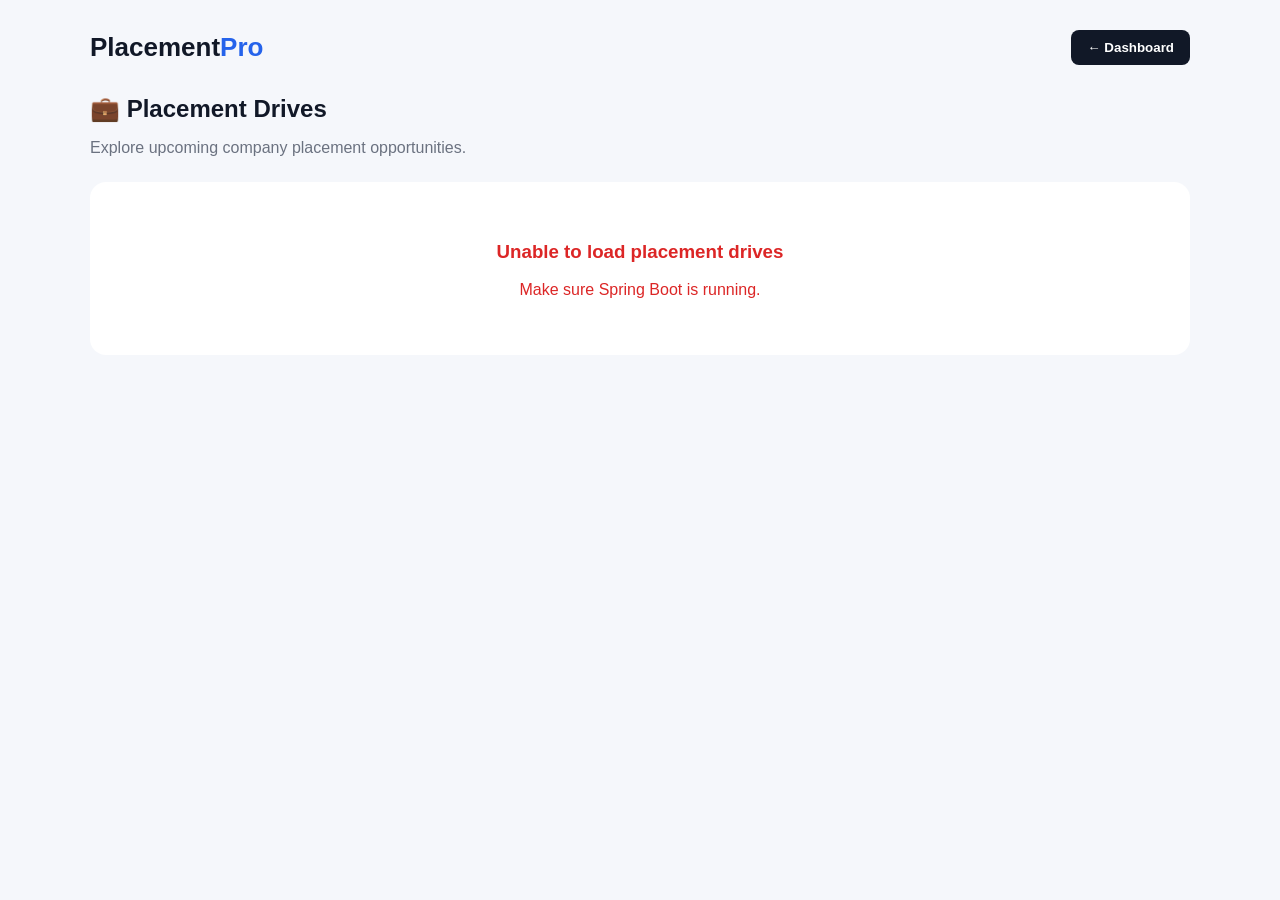
<file: frontend/drives.html>
<!DOCTYPE html>
<html lang="en">

<head>
    <meta charset="UTF-8">

    <meta name="viewport" content="width=device-width, initial-scale=1.0">

    <title>Placement Drives | PlacementPro</title>

    <style>

        * {
            box-sizing: border-box;
        }

        body {
            margin: 0;
            font-family: Arial, sans-serif;
            background: #f5f7fb;
            color: #111827;
        }

        .page {
            min-height: 100vh;
            padding: 30px;
        }

        .header {
            max-width: 1100px;
            margin: 0 auto 30px;

            display: flex;
            justify-content: space-between;
            align-items: center;
        }

        .brand {
            font-size: 26px;
            font-weight: 800;
        }

        .brand span {
            color: #2563eb;
        }

        .back-btn {
            padding: 10px 16px;
            border: none;
            border-radius: 8px;
            background: #111827;
            color: white;
            cursor: pointer;
            font-weight: 600;
        }

        .title-section {
            max-width: 1100px;
            margin: 0 auto 25px;
        }

        .title-section h1 {
            margin-bottom: 8px;
        }

        .title-section p {
            color: #6b7280;
        }

        .drives-container {
            max-width: 1100px;
            margin: auto;

            display: grid;
            grid-template-columns: repeat(2, 1fr);
            gap: 20px;
        }

        .drive-card {
            background: white;
            padding: 25px;
            border-radius: 16px;

            box-shadow:
                0 5px 20px
                rgba(0, 0, 0, 0.06);
        }

        .company-name {
            font-size: 22px;
            font-weight: 800;
            margin-bottom: 5px;
        }

        .job-role {
            color: #2563eb;
            font-weight: 700;
            margin-bottom: 18px;
        }

        .drive-info {
            line-height: 1.9;
            color: #4b5563;
        }

        .drive-info strong {
            color: #111827;
        }

        .skills {
            margin-top: 15px;
            line-height: 1.6;
        }

        .skills strong {
            display: block;
            margin-bottom: 5px;
        }

        .apply-btn {
            width: 100%;
            margin-top: 20px;
            padding: 12px;

            border: none;
            border-radius: 8px;

            background: #2563eb;
            color: white;

            font-weight: 700;
            cursor: pointer;
        }

        .apply-btn:hover {
            background: #1d4ed8;
        }

        .apply-btn.applied {
            background: #16a34a;
            cursor: default;
        }

        .loading,
        .empty,
        .error {
            text-align: center;
            grid-column: 1 / -1;

            padding: 40px;
            background: white;
            border-radius: 16px;
        }

        .loading {
            color: #2563eb;
        }

        .empty {
            color: #6b7280;
        }

        .error {
            color: #dc2626;
        }

        @media (max-width: 800px) {

            .drives-container {
                grid-template-columns: 1fr;
            }

            .header {
                gap: 15px;
                flex-direction: column;
                align-items: flex-start;
            }

        }

    </style>

</head>


<body>


<main class="page">


    <!-- HEADER -->

    <header class="header">

        <div class="brand">
            Placement<span>Pro</span>
        </div>

        <button
            class="back-btn"
            onclick="goDashboard()"
        >
            ← Dashboard
        </button>

    </header>


    <!-- TITLE -->

    <section class="title-section">

        <h1>
            💼 Placement Drives
        </h1>

        <p>
            Explore upcoming company placement opportunities.
        </p>

    </section>


    <!-- DRIVES -->

    <section
        id="drivesContainer"
        class="drives-container"
    >

        <div class="loading">
            Loading placement drives...
        </div>

    </section>


</main>


<script>


// =========================================
// LOAD STUDENT
// =========================================

function getLoggedInStudent() {

    const savedStudent =
        localStorage.getItem("student");

    if (!savedStudent) {

        window.location.href =
            "login.html";

        return null;
    }

    try {

        return JSON.parse(savedStudent);

    } catch (error) {

        localStorage.removeItem("student");

        window.location.href =
            "login.html";

        return null;
    }
}



// =========================================
// LOAD PLACEMENT DRIVES
// =========================================

async function loadDrives() {

    const container =
        document.getElementById(
            "drivesContainer"
        );


    try {

        const response =
            await fetch(
                "http://https://placementpro-khij.onrender.com/api/drives"
            );


        if (!response.ok) {

            throw new Error(
                "Failed to load drives"
            );
        }


        const drives =
            await response.json();


        console.log(
            "Placement drives:",
            drives
        );


        if (
            !drives ||
            drives.length === 0
        ) {

            container.innerHTML = `

                <div class="empty">

                    <h3>
                        No placement drives available
                    </h3>

                    <p>
                        New opportunities will appear here.
                    </p>

                </div>

            `;

            return;
        }


        container.innerHTML =
            drives.map(
                function (drive) {

                    return `

                        <div class="drive-card">

                            <div class="company-name">

                                ${escapeHTML(
                                    drive.companyName ||
                                    "Company"
                                )}

                            </div>


                            <div class="job-role">

                                ${escapeHTML(
                                    drive.jobRole ||
                                    "Software Engineer"
                                )}

                            </div>


                            <div class="drive-info">

                                <div>
                                    <strong>
                                        📍 Location:
                                    </strong>

                                    ${escapeHTML(
                                        drive.location ||
                                        "Not specified"
                                    )}
                                </div>


                                <div>
                                    <strong>
                                        💰 Package:
                                    </strong>

                                    ${escapeHTML(
                                        drive.packageOffered ||
                                        "Not specified"
                                    )}
                                </div>


                                <div>
                                    <strong>
                                        🎓 Eligibility:
                                    </strong>

                                    ${escapeHTML(
                                        drive.eligibility ||
                                        "Not specified"
                                    )}
                                </div>


                                <div>
                                    <strong>
                                        📅 Drive Date:
                                    </strong>

                                    ${escapeHTML(
                                        drive.driveDate ||
                                        "Not specified"
                                    )}
                                </div>


                                <div>
                                    <strong>
                                        ⏰ Deadline:
                                    </strong>

                                    ${escapeHTML(
                                        drive.applicationDeadline ||
                                        "Not specified"
                                    )}
                                </div>

                            </div>


                            <div class="skills">

                                <strong>
                                    🛠️ Skills Required
                                </strong>

                                ${escapeHTML(
                                    drive.skillsRequired ||
                                    "Not specified"
                                )}

                            </div>


                            <button
                                id="apply-${drive.id}"
                                class="apply-btn"
                                onclick="applyForDrive(${drive.id})"
                            >
                                Apply Now
                            </button>


                        </div>

                    `;

                }
            ).join("");


        // Check already submitted applications

        checkExistingApplications(drives);


    } catch (error) {

        console.error(
            "Drive loading error:",
            error
        );


        container.innerHTML = `

            <div class="error">

                <h3>
                    Unable to load placement drives
                </h3>

                <p>
                    Make sure Spring Boot is running.
                </p>

            </div>

        `;

    }

}



// =========================================
// APPLY FOR DRIVE
// =========================================

async function applyForDrive(driveId) {

    const student =
        getLoggedInStudent();


    if (!student) {
        return;
    }


    if (!student.email) {

        alert(
            "Student email not found. Please login again."
        );

        return;
    }


    const button =
        document.getElementById(
            "apply-" + driveId
        );


    button.disabled = true;

    button.textContent =
        "Applying...";


    try {

        const response =
            await fetch(
                "https://placementpro-khij.onrender.com/api/applications",
                {
                    method: "POST",

                    headers: {
                        "Content-Type":
                            "application/json"
                    },

                    body: JSON.stringify({

                        studentEmail:
                            student.email,

                        driveId:
                            driveId

                    })
                }
            );


        const data =
            await response.json();


        console.log(
            "Application response:",
            data
        );


        if (!response.ok) {

            throw new Error(
                data.message ||
                "Application failed"
            );
        }


        button.textContent =
            "✓ Applied";

        button.classList.add(
            "applied"
        );


        alert(
            "Application submitted successfully!"
        );


    } catch (error) {

        console.error(
            "Application error:",
            error
        );


        button.disabled = false;

        button.textContent =
            "Apply Now";


        alert(
            "Unable to apply: " +
            error.message
        );

    }

}



// =========================================
// CHECK EXISTING APPLICATIONS
// =========================================

async function checkExistingApplications(
    drives
) {

    const student =
        getLoggedInStudent();


    if (!student || !student.email) {
        return;
    }


    try {

        const response =
            await fetch(
                "https://placementpro-khij.onrender.com/api/applications/" +
                encodeURIComponent(
                    student.email
                )
            );


        if (!response.ok) {
            return;
        }


        const applications =
            await response.json();


        applications.forEach(
            function (application) {

                const button =
                    document.getElementById(
                        "apply-" +
                        application.driveId
                    );


                if (button) {

                    button.textContent =
                        "✓ Applied";

                    button.classList.add(
                        "applied"
                    );

                    button.disabled =
                        true;

                }

            }
        );


    } catch (error) {

        console.error(
            "Existing applications error:",
            error
        );

    }

}



// =========================================
// DASHBOARD
// =========================================

function goDashboard() {

    window.location.href =
        "dashboard.html";

}



// =========================================
// SECURITY
// =========================================

function escapeHTML(value) {

    const div =
        document.createElement("div");

    div.textContent =
        value;

    return div.innerHTML;

}



// =========================================
// START
// =========================================

loadDrives();


</script>


</body>

</html>
</file>
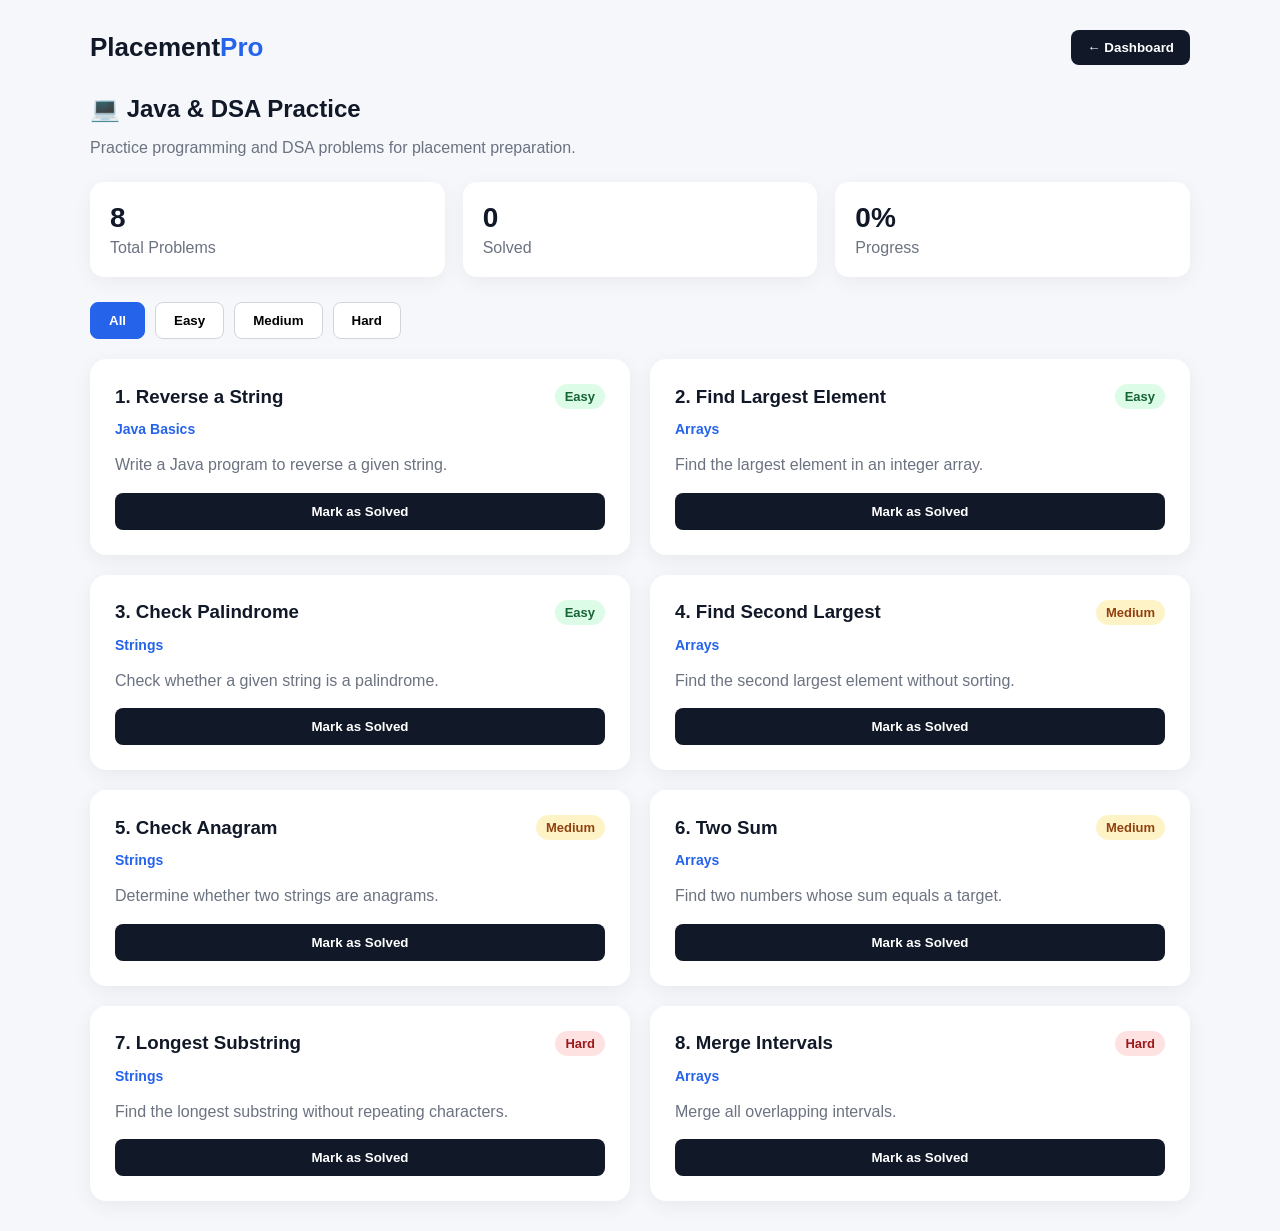
<file: frontend/dsa.html>
<!DOCTYPE html>
<html lang="en">

<head>
    <meta charset="UTF-8">
    <meta name="viewport" content="width=device-width, initial-scale=1.0">

    <title>DSA Practice | PlacementPro</title>

    <style>

        * {
            box-sizing: border-box;
        }

        body {
            margin: 0;
            font-family: Arial, sans-serif;
            background: #f5f7fb;
            color: #111827;
        }

        .page {
            min-height: 100vh;
            padding: 30px;
        }

        .header {
            max-width: 1100px;
            margin: 0 auto 30px;

            display: flex;
            justify-content: space-between;
            align-items: center;
        }

        .brand {
            font-size: 26px;
            font-weight: 800;
        }

        .brand span {
            color: #2563eb;
        }

        .back-btn {
            padding: 10px 16px;
            border: none;
            border-radius: 8px;
            background: #111827;
            color: white;
            cursor: pointer;
            font-weight: 600;
        }

        .intro {
            max-width: 1100px;
            margin: 0 auto 25px;
        }

        .intro h1 {
            margin-bottom: 8px;
        }

        .intro p {
            color: #6b7280;
        }

        .stats {
            max-width: 1100px;
            margin: 0 auto 25px;

            display: grid;
            grid-template-columns: repeat(3, 1fr);
            gap: 18px;
        }

        .stat-card {
            background: white;
            padding: 20px;
            border-radius: 14px;

            box-shadow:
                0 5px 20px
                rgba(0, 0, 0, 0.05);
        }

        .stat-card strong {
            display: block;
            font-size: 28px;
            margin-bottom: 5px;
        }

        .stat-card span {
            color: #6b7280;
        }

        .filters {
            max-width: 1100px;
            margin: 0 auto 20px;

            display: flex;
            gap: 10px;
            flex-wrap: wrap;
        }

        .filter-btn {
            padding: 10px 18px;

            border: 1px solid #d1d5db;
            border-radius: 8px;

            background: white;
            cursor: pointer;

            font-weight: 600;
        }

        .filter-btn.active {
            background: #2563eb;
            color: white;
            border-color: #2563eb;
        }

        .problems {
            max-width: 1100px;
            margin: auto;

            display: grid;
            grid-template-columns: repeat(2, 1fr);
            gap: 20px;
        }

        .problem-card {
            background: white;
            padding: 25px;
            border-radius: 16px;

            box-shadow:
                0 5px 20px
                rgba(0, 0, 0, 0.06);
        }

        .problem-top {
            display: flex;
            justify-content: space-between;
            gap: 15px;
            align-items: center;
        }

        .problem-card h3 {
            margin: 0;
        }

        .difficulty {
            padding: 5px 10px;
            border-radius: 20px;

            font-size: 13px;
            font-weight: 700;
        }

        .easy {
            background: #dcfce7;
            color: #166534;
        }

        .medium {
            background: #fef3c7;
            color: #92400e;
        }

        .hard {
            background: #fee2e2;
            color: #991b1b;
        }

        .topic {
            margin-top: 12px;
            color: #2563eb;
            font-size: 14px;
            font-weight: 700;
        }

        .description {
            color: #6b7280;
            line-height: 1.6;
            margin: 15px 0;
        }

        .solve-btn {
            width: 100%;
            padding: 11px;

            border: none;
            border-radius: 8px;

            background: #111827;
            color: white;

            cursor: pointer;
            font-weight: 700;
        }

        .solved {
            background: #16a34a;
        }

        @media (max-width: 800px) {

            .problems {
                grid-template-columns: 1fr;
            }

            .stats {
                grid-template-columns: 1fr;
            }

            .header {
                flex-direction: column;
                align-items: flex-start;
                gap: 15px;
            }

        }

    </style>

</head>


<body>

<main class="page">


    <header class="header">

        <div class="brand">
            Placement<span>Pro</span>
        </div>

        <button
            class="back-btn"
            onclick="goDashboard()"
        >
            ← Dashboard
        </button>

    </header>


    <section class="intro">

        <h1>
            💻 Java & DSA Practice
        </h1>

        <p>
            Practice programming and DSA problems
            for placement preparation.
        </p>

    </section>


    <section class="stats">

        <div class="stat-card">

            <strong id="totalProblems">
                0
            </strong>

            <span>
                Total Problems
            </span>

        </div>


        <div class="stat-card">

            <strong id="solvedProblems">
                0
            </strong>

            <span>
                Solved
            </span>

        </div>


        <div class="stat-card">

            <strong id="progress">
                0%
            </strong>

            <span>
                Progress
            </span>

        </div>

    </section>


    <section class="filters">

        <button
            class="filter-btn active"
            onclick="filterProblems('All', this)"
        >
            All
        </button>

        <button
            class="filter-btn"
            onclick="filterProblems('Easy', this)"
        >
            Easy
        </button>

        <button
            class="filter-btn"
            onclick="filterProblems('Medium', this)"
        >
            Medium
        </button>

        <button
            class="filter-btn"
            onclick="filterProblems('Hard', this)"
        >
            Hard
        </button>

    </section>


    <section
        id="problems"
        class="problems"
    ></section>


</main>


<script>


const problems = [

    {
        id: 1,
        title: "Reverse a String",
        difficulty: "Easy",
        topic: "Java Basics",
        description:
            "Write a Java program to reverse a given string."
    },

    {
        id: 2,
        title: "Find Largest Element",
        difficulty: "Easy",
        topic: "Arrays",
        description:
            "Find the largest element in an integer array."
    },

    {
        id: 3,
        title: "Check Palindrome",
        difficulty: "Easy",
        topic: "Strings",
        description:
            "Check whether a given string is a palindrome."
    },

    {
        id: 4,
        title: "Find Second Largest",
        difficulty: "Medium",
        topic: "Arrays",
        description:
            "Find the second largest element without sorting."
    },

    {
        id: 5,
        title: "Check Anagram",
        difficulty: "Medium",
        topic: "Strings",
        description:
            "Determine whether two strings are anagrams."
    },

    {
        id: 6,
        title: "Two Sum",
        difficulty: "Medium",
        topic: "Arrays",
        description:
            "Find two numbers whose sum equals a target."
    },

    {
        id: 7,
        title: "Longest Substring",
        difficulty: "Hard",
        topic: "Strings",
        description:
            "Find the longest substring without repeating characters."
    },

    {
        id: 8,
        title: "Merge Intervals",
        difficulty: "Hard",
        topic: "Arrays",
        description:
            "Merge all overlapping intervals."
    }

];


let solved =
    JSON.parse(
        localStorage.getItem(
            "javaDsaSolved"
        )
    ) || [];


function displayProblems(list) {

    const container =
        document.getElementById(
            "problems"
        );


    container.innerHTML =
        list.map(
            function(problem) {

                const isSolved =
                    solved.includes(
                        problem.id
                    );


                return `

                    <div class="problem-card">

                        <div class="problem-top">

                            <h3>
                                ${problem.id}.
                                ${problem.title}
                            </h3>

                            <span
                                class="difficulty
                                ${problem.difficulty.toLowerCase()}"
                            >
                                ${problem.difficulty}
                            </span>

                        </div>


                        <div class="topic">
                            ${problem.topic}
                        </div>


                        <div class="description">
                            ${problem.description}
                        </div>


                        <button
                            class="solve-btn
                            ${isSolved ? "solved" : ""}"
                            onclick="markSolved(${problem.id})"
                        >

                            ${
                                isSolved
                                ? "✓ Solved"
                                : "Mark as Solved"
                            }

                        </button>

                    </div>

                `;

            }
        ).join("");


    updateStats();

}


function filterProblems(
    difficulty,
    button
) {

    document
        .querySelectorAll(
            ".filter-btn"
        )
        .forEach(
            function(btn) {

                btn.classList.remove(
                    "active"
                );

            }
        );


    button.classList.add(
        "active"
    );


    if (difficulty === "All") {

        displayProblems(
            problems
        );

        return;
    }


    displayProblems(
        problems.filter(
            function(problem) {

                return (
                    problem.difficulty ===
                    difficulty
                );

            }
        )
    );

}


function markSolved(id) {

    if (!solved.includes(id)) {

        solved.push(id);

        localStorage.setItem(
            "javaDsaSolved",
            JSON.stringify(solved)
        );

    }


    displayProblems(
        problems
    );

}


function updateStats() {

    const total =
        problems.length;

    const solvedCount =
        solved.length;

    const percentage =
        Math.round(
            (solvedCount / total) * 100
        );


    document.getElementById(
        "totalProblems"
    ).textContent =
        total;


    document.getElementById(
        "solvedProblems"
    ).textContent =
        solvedCount;


    document.getElementById(
        "progress"
    ).textContent =
        percentage + "%";

}


function goDashboard() {

    window.location.href =
        "dashboard.html";

}


displayProblems(problems);


</script>

</body>

</html>
</file>
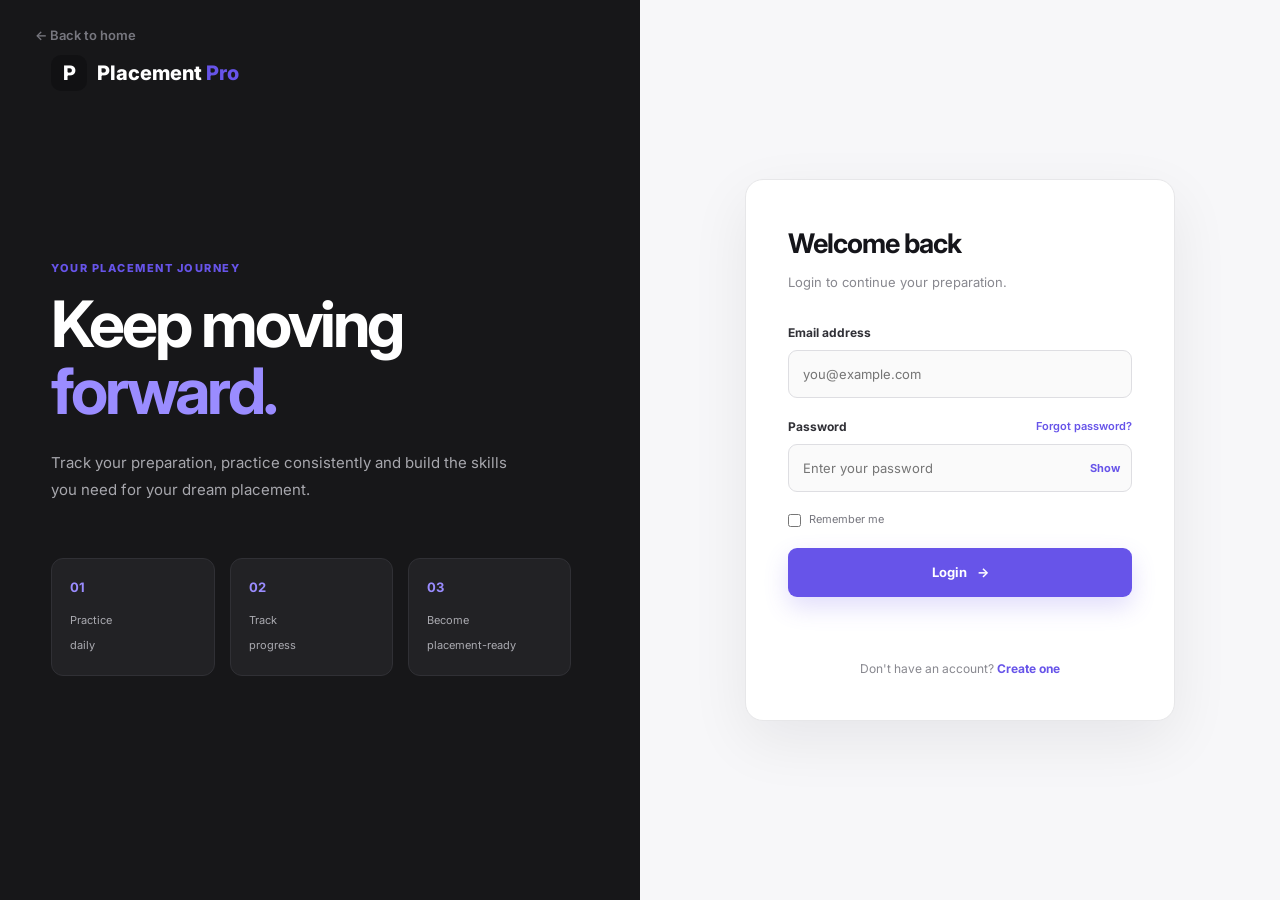
<file: frontend/java-dsa.html>
<!DOCTYPE html>
<html lang="en">

<head>

    <meta charset="UTF-8">

    <meta
        name="viewport"
        content="width=device-width, initial-scale=1.0"
    >

    <title>Java & DSA | PlacementPro</title>


    <style>

        * {
            box-sizing: border-box;
        }


        body {
            margin: 0;
            font-family: Arial, sans-serif;
            background: #f5f7fb;
            color: #111827;
        }


        .page {
            min-height: 100vh;
            padding: 30px;
        }


        /* HEADER */

        .header {
            max-width: 1100px;
            margin: 0 auto 25px;

            display: flex;
            justify-content: space-between;
            align-items: center;
        }


        .brand {
            font-size: 26px;
            font-weight: 800;
        }


        .brand span {
            color: #2563eb;
        }


        .back-btn {
            text-decoration: none;
            color: #2563eb;
            font-weight: 700;
        }


        /* INTRO */

        .intro {
            max-width: 1100px;
            margin: 0 auto 25px;

            background: white;

            padding: 30px;

            border-radius: 16px;

            box-shadow:
                0 5px 20px rgba(0, 0, 0, 0.06);
        }


        .intro h1 {
            margin: 0 0 10px;
        }


        .intro p {
            color: #6b7280;
            line-height: 1.6;
        }


        /* TABS */

        .tabs {
            display: flex;
            gap: 10px;
            margin-top: 20px;
        }


        .tab-btn {
            border: none;

            padding: 11px 20px;

            border-radius: 8px;

            cursor: pointer;

            background: #e5e7eb;

            font-weight: 700;
        }


        .tab-btn.active {
            background: #2563eb;
            color: white;
        }


        /* MAIN GRID */

        .content {
            max-width: 1100px;
            margin: auto;

            display: grid;

            grid-template-columns:
                280px 1fr;

            gap: 20px;
        }


        /* TOPIC PANEL */

        .topic-panel {
            background: white;

            padding: 20px;

            border-radius: 16px;

            box-shadow:
                0 5px 20px rgba(0, 0, 0, 0.06);

            height: fit-content;
        }


        .topic-panel h3 {
            margin-top: 0;
        }


        .topic-btn {
            width: 100%;

            text-align: left;

            border: none;

            background: #f3f4f6;

            padding: 12px;

            border-radius: 8px;

            margin-bottom: 8px;

            cursor: pointer;

            font-weight: 600;
        }


        .topic-btn:hover {
            background: #dbeafe;
        }


        .topic-btn.active {
            background: #2563eb;
            color: white;
        }


        /* PRACTICE */

        .practice-card {
            background: white;

            padding: 30px;

            border-radius: 16px;

            box-shadow:
                0 5px 20px rgba(0, 0, 0, 0.06);
        }


        .topic-label {
            color: #2563eb;

            font-weight: 700;

            margin-bottom: 10px;
        }


        .question {
            font-size: 21px;

            font-weight: 700;

            line-height: 1.5;

            margin-bottom: 20px;
        }


        .question-description {
            color: #6b7280;

            line-height: 1.6;

            margin-bottom: 20px;
        }


        .code-box {
            background: #111827;

            color: #f9fafb;

            padding: 18px;

            border-radius: 10px;

            overflow-x: auto;

            font-family:
                Consolas,
                monospace;

            line-height: 1.6;

            margin-bottom: 20px;

            white-space: pre-wrap;
        }


        /* OPTIONS */

        .options {
            display: flex;

            flex-direction: column;

            gap: 10px;
        }


        .option {
            padding: 14px;

            border: 2px solid #e5e7eb;

            border-radius: 9px;

            cursor: pointer;
        }


        .option:hover {
            border-color: #2563eb;
        }


        .option.selected {
            border-color: #2563eb;

            background: #eff6ff;
        }


        /* FOOTER */

        .practice-footer {
            display: flex;

            justify-content: space-between;

            align-items: center;

            margin-top: 25px;
        }


        .question-count {
            color: #6b7280;
        }


        .next-btn,
        .solve-btn,
        .restart-btn {
            border: none;

            padding: 11px 18px;

            border-radius: 8px;

            background: #2563eb;

            color: white;

            cursor: pointer;

            font-weight: 700;
        }


        .next-btn:hover,
        .solve-btn:hover,
        .restart-btn:hover {
            background: #1d4ed8;
        }


        /* RESULT */

        .result {
            display: none;

            text-align: center;

            padding: 30px;
        }


        .result-score {
            font-size: 48px;

            font-weight: 800;

            color: #2563eb;

            margin: 20px;
        }


        .result p {
            color: #6b7280;
        }


        /* RESPONSIVE */

        @media (max-width: 850px) {

            .content {
                grid-template-columns: 1fr;
            }

        }


        @media (max-width: 600px) {

            .page {
                padding: 15px;
            }


            .header {
                flex-direction: column;

                align-items: flex-start;

                gap: 10px;
            }


            .tabs {
                flex-direction: column;
            }

        }

    </style>

</head>


<body>


<div class="page">


    <!-- HEADER -->

    <header class="header">

        <div class="brand">

            Placement<span>Pro</span>

        </div>


        <a
            href="dashboard.html"
            class="back-btn"
        >
            ← Dashboard
        </a>

    </header>



    <!-- INTRO -->

    <section class="intro">

        <h1>
            💻 Java & DSA Practice
        </h1>

        <p>
            Improve your programming skills through
            Java coding practice and Data Structures
            & Algorithms problems.
        </p>


        <div class="tabs">

            <button
                class="tab-btn active"
                onclick="changeMode('Java', this)"
            >
                ☕ Java
            </button>


            <button
                class="tab-btn"
                onclick="changeMode('DSA', this)"
            >
                🧩 DSA
            </button>

        </div>

    </section>



    <!-- CONTENT -->

    <section class="content">


        <!-- TOPICS -->

        <aside class="topic-panel">

            <h3>
                Topics
            </h3>


            <div id="topicContainer">
            </div>

        </aside>



        <!-- PRACTICE -->

        <main class="practice-card">


            <div id="practiceArea">

                <div
                    class="topic-label"
                    id="topicLabel"
                >
                    Java
                </div>


                <div
                    class="question"
                    id="questionText"
                >
                </div>


                <div
                    class="question-description"
                    id="questionDescription"
                >
                </div>


                <div
                    class="code-box"
                    id="codeBox"
                    style="display:none;"
                >
                </div>


                <div
                    class="options"
                    id="optionsContainer"
                >
                </div>


                <div class="practice-footer">

                    <span
                        class="question-count"
                        id="questionCount"
                    >
                        Question 1 / 5
                    </span>


                    <button
                        class="next-btn"
                        id="nextButton"
                        onclick="nextQuestion()"
                    >
                        Next →
                    </button>

                </div>

            </div>



            <!-- RESULT -->

            <div
                class="result"
                id="resultArea"
            >

                <h2>
                    🎉 Practice Completed!
                </h2>


                <div
                    class="result-score"
                    id="resultScore"
                >
                    0/5
                </div>


                <p
                    id="resultMessage"
                >
                </p>


                <button
                    class="restart-btn"
                    onclick="restartPractice()"
                >
                    Practice Again
                </button>

            </div>


        </main>

    </section>

</div>



<script>


// =========================================
// LOGIN CHECK
// =========================================

const studentData =
    localStorage.getItem("student");


if (!studentData) {

    window.location.href =
        "login.html";

}



// =========================================
// JAVA QUESTIONS
// =========================================

const javaQuestions = [

    {
        topic: "Java Basics",

        question:
            "Which keyword is used to create a class in Java?",

        description:
            "Choose the correct Java keyword.",

        options: [
            "class",
            "Class",
            "new",
            "object"
        ],

        answer: 0
    },


    {
        topic: "Java Basics",

        question:
            "Which method is the entry point of a Java program?",

        description:
            "Every normal Java application starts execution from a specific method.",

        options: [
            "start()",
            "main()",
            "run()",
            "execute()"
        ],

        answer: 1
    },


    {
        topic: "Arrays",

        question:
            "What is the index of the first element in a Java array?",

        description:
            "Java arrays use zero-based indexing.",

        options: [
            "0",
            "1",
            "-1",
            "Depends on the array"
        ],

        answer: 0
    },


    {
        topic: "Strings",

        question:
            "Which method is commonly used to find the length of a String?",

        description:
            "Select the correct Java String method.",

        options: [
            "size()",
            "length()",
            "count()",
            "getLength()"
        ],

        answer: 1
    },


    {
        topic: "OOP",

        question:
            "Which concept allows a child class to acquire properties and methods of a parent class?",

        description:
            "This is one of the major principles of Object-Oriented Programming.",

        options: [
            "Encapsulation",
            "Inheritance",
            "Abstraction",
            "Polymorphism"
        ],

        answer: 1
    }

];



// =========================================
// DSA QUESTIONS
// =========================================

const dsaQuestions = [

    {
        topic: "Arrays",

        question:
            "What is the time complexity of accessing an element by index in an array?",

        description:
            "For example, accessing arr[5].",

        options: [
            "O(1)",
            "O(n)",
            "O(log n)",
            "O(n²)"
        ],

        answer: 0
    },


    {
        topic: "Linked List",

        question:
            "Which data structure stores elements using nodes connected by links?",

        description:
            "Each node generally contains data and a reference to another node.",

        options: [
            "Array",
            "Linked List",
            "Stack",
            "Queue"
        ],

        answer: 1
    },


    {
        topic: "Stack",

        question:
            "Which principle does a Stack follow?",

        description:
            "Think about which element is removed first.",

        options: [
            "FIFO",
            "LIFO",
            "Random",
            "Priority"
        ],

        answer: 1
    },


    {
        topic: "Queue",

        question:
            "Which principle does a Queue follow?",

        description:
            "The first inserted element is normally removed first.",

        options: [
            "LIFO",
            "FIFO",
            "Random",
            "Binary"
        ],

        answer: 1
    },


    {
        topic: "Searching",

        question:
            "What is the time complexity of Binary Search on a sorted array?",

        description:
            "Binary Search repeatedly divides the search space into two halves.",

        options: [
            "O(n)",
            "O(n²)",
            "O(log n)",
            "O(1)"
        ],

        answer: 2
    }

];



// =========================================
// VARIABLES
// =========================================

let mode = "Java";

let questions = javaQuestions;

let currentQuestion = 0;

let score = 0;

let selectedAnswer = null;



// =========================================
// CHANGE JAVA / DSA
// =========================================

function changeMode(newMode, button) {

    mode = newMode;


    if (mode === "Java") {

        questions = javaQuestions;

    } else {

        questions = dsaQuestions;

    }


    currentQuestion = 0;

    score = 0;

    selectedAnswer = null;


    document.querySelectorAll(
        ".tab-btn"
    ).forEach(
        function(tab) {

            tab.classList.remove(
                "active"
            );

        }
    );


    button.classList.add(
        "active"
    );


    document.getElementById(
        "resultArea"
    ).style.display = "none";


    document.getElementById(
        "practiceArea"
    ).style.display = "block";


    loadTopics();

    loadQuestion();

}



// =========================================
// LOAD TOPICS
// =========================================

function loadTopics() {

    const container =
        document.getElementById(
            "topicContainer"
        );


    container.innerHTML = "";


    const topics = [];


    questions.forEach(
        function(question) {

            if (
                !topics.includes(
                    question.topic
                )
            ) {

                topics.push(
                    question.topic
                );

            }

        }
    );


    topics.forEach(
        function(topic, index) {

            const button =
                document.createElement(
                    "button"
                );


            button.className =
                "topic-btn";


            if (index === 0) {

                button.classList.add(
                    "active"
                );

            }


            button.textContent =
                topic;


            button.onclick =
                function() {

                    selectTopic(
                        topic,
                        button
                    );

                };


            container.appendChild(
                button
            );

        }
    );

}



// =========================================
// SELECT TOPIC
// =========================================

function selectTopic(
    topic,
    button
) {

    document.querySelectorAll(
        ".topic-btn"
    ).forEach(
        function(item) {

            item.classList.remove(
                "active"
            );

        }
    );


    button.classList.add(
        "active"
    );


    const filtered =
        mode === "Java"
            ? javaQuestions.filter(
                function(question) {
                    return question.topic === topic;
                }
            )
            : dsaQuestions.filter(
                function(question) {
                    return question.topic === topic;
                }
            );


    if (filtered.length > 0) {

        questions = filtered;

        currentQuestion = 0;

        score = 0;

        selectedAnswer = null;

        loadQuestion();

    }

}



// =========================================
// LOAD QUESTION
// =========================================

function loadQuestion() {

    const question =
        questions[currentQuestion];


    document.getElementById(
        "topicLabel"
    ).textContent =
        mode + " • " + question.topic;


    document.getElementById(
        "questionText"
    ).textContent =
        question.question;


    document.getElementById(
        "questionDescription"
    ).textContent =
        question.description;


    document.getElementById(
        "questionCount"
    ).textContent =
        "Question " +
        (currentQuestion + 1) +
        " / " +
        questions.length;


    const optionsContainer =
        document.getElementById(
            "optionsContainer"
        );


    optionsContainer.innerHTML = "";


    selectedAnswer = null;


    question.options.forEach(
        function(option, index) {

            const optionElement =
                document.createElement(
                    "div"
                );


            optionElement.className =
                "option";


            optionElement.textContent =
                option;


            optionElement.onclick =
                function() {

                    selectAnswer(
                        index,
                        optionElement
                    );

                };


            optionsContainer.appendChild(
                optionElement
            );

        }
    );


    const nextButton =
        document.getElementById(
            "nextButton"
        );


    if (
        currentQuestion ===
        questions.length - 1
    ) {

        nextButton.textContent =
            "Submit ✓";

    } else {

        nextButton.textContent =
            "Next →";

    }

}



// =========================================
// SELECT ANSWER
// =========================================

function selectAnswer(
    index,
    element
) {

    selectedAnswer = index;


    document.querySelectorAll(
        ".option"
    ).forEach(
        function(option) {

            option.classList.remove(
                "selected"
            );

        }
    );


    element.classList.add(
        "selected"
    );

}



// =========================================
// NEXT QUESTION
// =========================================

function nextQuestion() {


    if (selectedAnswer === null) {

        alert(
            "Please select an answer first."
        );

        return;

    }


    const question =
        questions[currentQuestion];


    if (
        selectedAnswer ===
        question.answer
    ) {

        score++;

    }


    if (
        currentQuestion <
        questions.length - 1
    ) {

        currentQuestion++;

        loadQuestion();

    } else {

        finishPractice();

    }

}



// =========================================
// FINISH
// =========================================

function finishPractice() {


    document.getElementById(
        "practiceArea"
    ).style.display =
        "none";


    document.getElementById(
        "resultArea"
    ).style.display =
        "block";


    document.getElementById(
        "resultScore"
    ).textContent =
        score +
        "/" +
        questions.length;


    const percentage =
        Math.round(
            (score / questions.length) *
            100
        );


    document.getElementById(
        "resultMessage"
    ).textContent =
        mode +
        " practice completed. " +
        "Your score is " +
        percentage +
        "%.";


    saveProgress();

}



// =========================================
// SAVE PROGRESS
// =========================================

function saveProgress() {

    let progress;


    const saved =
        localStorage.getItem(
            "placementProgress"
        );


    if (saved) {

        try {

            progress =
                JSON.parse(saved);

        } catch (error) {

            progress = createDefaultProgress();

        }

    } else {

        progress =
            createDefaultProgress();

    }


    const percentage =
        Math.round(
            (score / questions.length) *
            100
        );


    if (mode === "Java") {

        progress.javaProgress =
            Math.max(
                progress.javaProgress,
                percentage
            );

    }


    if (mode === "DSA") {

        progress.dsaProgress =
            Math.max(
                progress.dsaProgress,
                percentage
            );

    }


    progress.problemsSolved +=
        score;


    localStorage.setItem(
        "placementProgress",
        JSON.stringify(progress)
    );

}



// =========================================
// DEFAULT PROGRESS
// =========================================

function createDefaultProgress() {

    return {

        problemsSolved: 0,

        aptitudeScore: 0,

        javaProgress: 0,

        dsaProgress: 0

    };

}



// =========================================
// RESTART
// =========================================

function restartPractice() {

    currentQuestion = 0;

    score = 0;

    selectedAnswer = null;


    document.getElementById(
        "practiceArea"
    ).style.display =
        "block";


    document.getElementById(
        "resultArea"
    ).style.display =
        "none";


    loadTopics();

    loadQuestion();

}



// =========================================
// START
// =========================================

loadTopics();

loadQuestion();

</script>


</body>

</html>
</file>
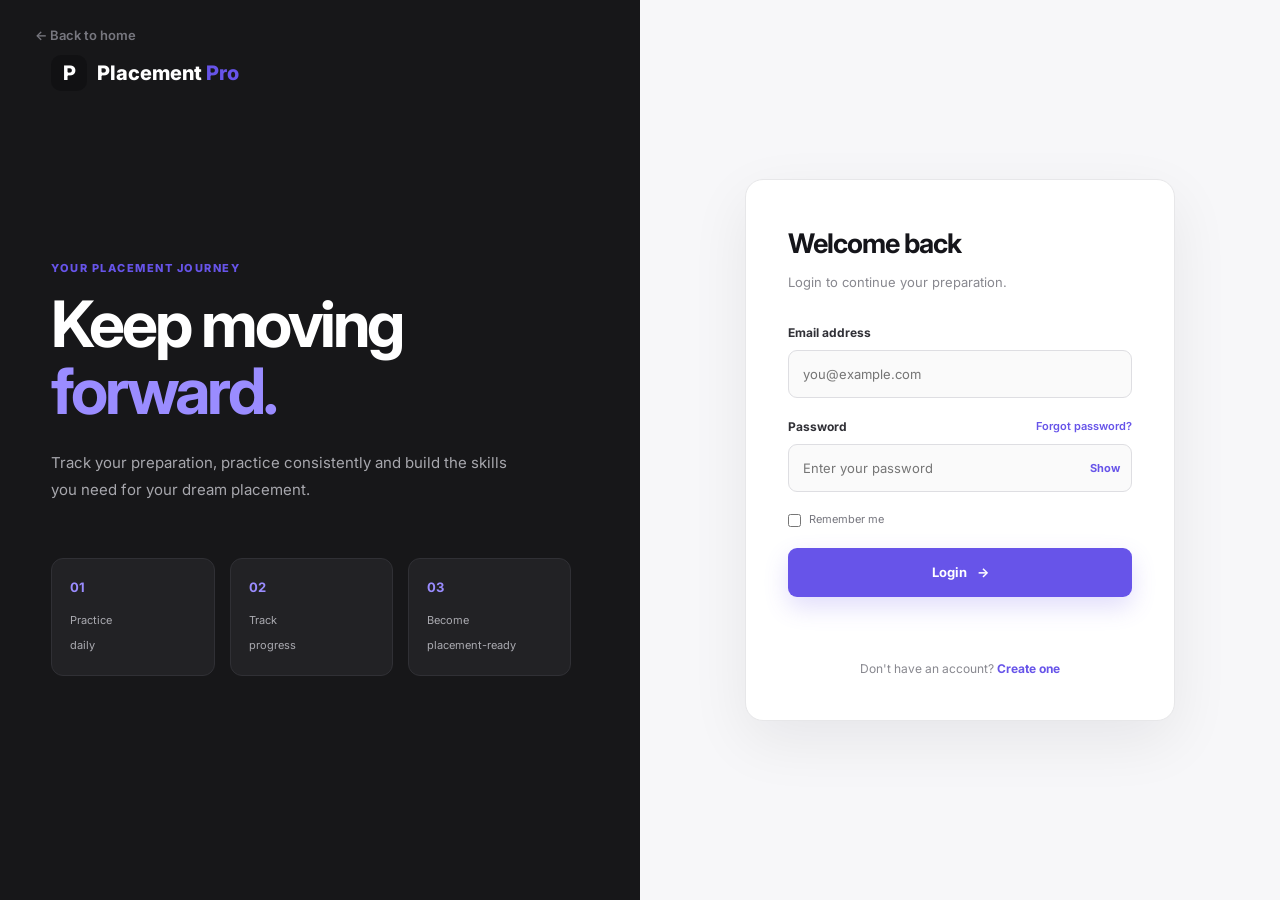
<file: frontend/login.html>
<!DOCTYPE html>
<html lang="en">

<head>

    <meta charset="UTF-8">

    <meta
        name="viewport"
        content="width=device-width, initial-scale=1.0"
    >

    <title>Login | PlacementPro</title>

    <link rel="stylesheet" href="style.css">

    <link
        rel="preconnect"
        href="https://fonts.googleapis.com"
    >

    <link
        rel="preconnect"
        href="https://fonts.gstatic.com"
        crossorigin
    >

    <link
        href="https://fonts.googleapis.com/css2?family=Inter:wght@400;500;600;700;800&display=swap"
        rel="stylesheet"
    >

</head>


<body class="auth-page">


    <!-- BACK TO HOME -->

    <a href="index.html" class="auth-back">
        ← Back to home
    </a>


    <!-- AUTH CONTAINER -->

    <main class="auth-container">


        <!-- LEFT SIDE -->

        <section class="auth-info">

            <div class="auth-brand">

                <div class="logo-icon">
                    P
                </div>

                <span>
                    Placement<span class="logo-highlight">
                        Pro
                    </span>
                </span>

            </div>


            <div class="auth-info-content">

                <div class="section-label">
                    YOUR PLACEMENT JOURNEY
                </div>

                <h1>
                    Keep moving
                    <span>forward.</span>
                </h1>

                <p>
                    Track your preparation, practice consistently
                    and build the skills you need for your dream
                    placement.
                </p>


                <div class="auth-stat-grid">

                    <div class="auth-stat">

                        <strong>01</strong>

                        <span>
                            Practice
                            <br>
                            daily
                        </span>

                    </div>


                    <div class="auth-stat">

                        <strong>02</strong>

                        <span>
                            Track
                            <br>
                            progress
                        </span>

                    </div>


                    <div class="auth-stat">

                        <strong>03</strong>

                        <span>
                            Become
                            <br>
                            placement-ready
                        </span>

                    </div>

                </div>

            </div>

        </section>


        <!-- RIGHT SIDE -->

        <section class="auth-form-section">


            <div class="auth-form-card">

                <div class="auth-form-header">

                    <h2>
                        Welcome back
                    </h2>

                    <p>
                        Login to continue your preparation.
                    </p>

                </div>


                <!-- LOGIN FORM -->

                <form
                    id="loginForm"
                    class="auth-form"
                >


                    <!-- EMAIL -->

                    <div class="form-group">

                        <label for="loginEmail">
                            Email address
                        </label>

                        <input
                            type="email"
                            id="loginEmail"
                            placeholder="you@example.com"
                            required
                        >

                    </div>


                    <!-- PASSWORD -->

                    <div class="form-group">

                        <div class="label-row">

                            <label for="loginPassword">
                                Password
                            </label>

                            <a href="#">
                                Forgot password?
                            </a>

                        </div>


                        <div class="password-wrapper">

                            <input
                                type="password"
                                id="loginPassword"
                                placeholder="Enter your password"
                                required
                            >

                            <button
                                type="button"
                                class="password-toggle"
                                onclick="togglePassword('loginPassword', this)"
                            >
                                Show
                            </button>

                        </div>

                    </div>


                    <!-- REMEMBER -->

                    <label class="checkbox-row">

                        <input
                            type="checkbox"
                            id="rememberMe"
                        >

                        <span>
                            Remember me
                        </span>

                    </label>


                    <!-- LOGIN BUTTON -->

                    <button
                        type="submit"
                        class="auth-submit"
                    >
                        Login
                        <span>→</span>
                    </button>


                    <!-- MESSAGE -->

                    <div
                        id="loginMessage"
                        class="form-message"
                    ></div>


                </form>


                <!-- REGISTER -->

                <div class="auth-switch">

                    Don't have an account?

                    <a href="register.html">
                        Create one
                    </a>

                </div>


            </div>

        </section>

    </main>


    <script src="script.js"></script>

</body>

</html>
</file>
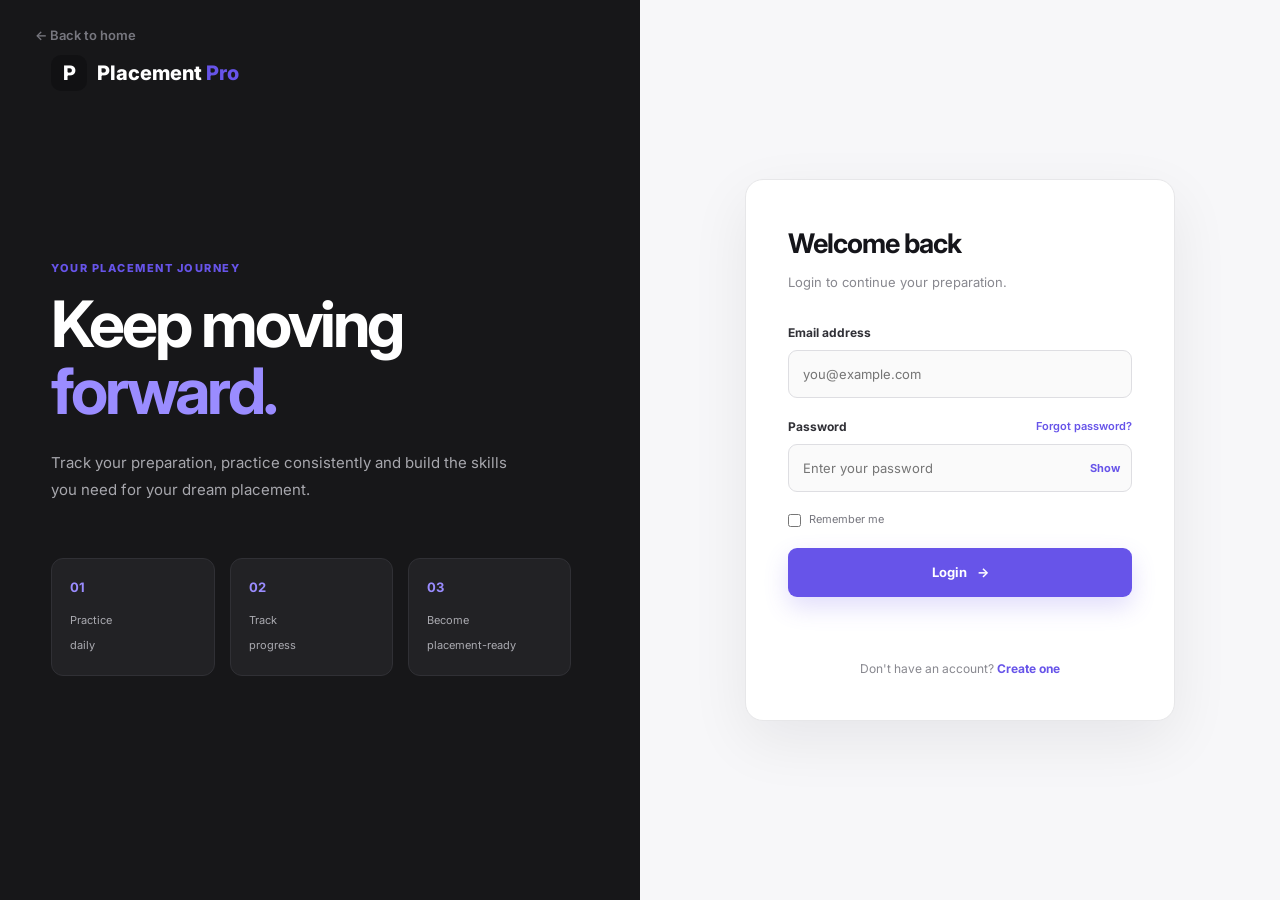
<file: frontend/notes.html>
<!DOCTYPE html>
<html lang="en">

<head>

    <meta charset="UTF-8">

    <meta
        name="viewport"
        content="width=device-width, initial-scale=1.0"
    >

    <title>Notes | PlacementPro</title>


    <style>

        * {
            box-sizing: border-box;
        }

        body {
            margin: 0;
            font-family: Arial, sans-serif;
            background: #f5f7fb;
            color: #111827;
        }

        .page {
            min-height: 100vh;
            padding: 30px;
        }

        .header {
            max-width: 1100px;
            margin: 0 auto 25px;

            display: flex;
            justify-content: space-between;
            align-items: center;
        }

        .brand {
            font-size: 26px;
            font-weight: 800;
        }

        .brand span {
            color: #2563eb;
        }

        .back-btn {
            text-decoration: none;
            color: #2563eb;
            font-weight: 700;
        }

        .intro {
            max-width: 1100px;
            margin: 0 auto 25px;

            background: white;
            padding: 30px;

            border-radius: 16px;

            box-shadow:
                0 5px 20px rgba(0,0,0,0.06);
        }

        .intro h1 {
            margin: 0 0 8px;
        }

        .intro p {
            margin: 0;
            color: #6b7280;
        }

        .notes-layout {
            max-width: 1100px;
            margin: auto;

            display: grid;

            grid-template-columns: 350px 1fr;

            gap: 20px;
        }

        .card {
            background: white;

            padding: 25px;

            border-radius: 16px;

            box-shadow:
                0 5px 20px rgba(0,0,0,0.06);
        }

        .card h2 {
            margin-top: 0;
        }

        input,
        textarea {
            width: 100%;

            padding: 12px;

            border: 1px solid #d1d5db;

            border-radius: 8px;

            font-family: Arial, sans-serif;

            font-size: 14px;

            margin-bottom: 15px;
        }

        textarea {
            min-height: 180px;

            resize: vertical;
        }

        input:focus,
        textarea:focus {
            outline: none;

            border-color: #2563eb;
        }

        .save-btn {
            width: 100%;

            border: none;

            background: #2563eb;

            color: white;

            padding: 12px;

            border-radius: 8px;

            font-weight: 700;

            cursor: pointer;
        }

        .save-btn:hover {
            background: #1d4ed8;
        }

        .notes-list {
            display: flex;

            flex-direction: column;

            gap: 15px;
        }

        .note {
            border: 1px solid #e5e7eb;

            border-radius: 12px;

            padding: 18px;
        }

        .note h3 {
            margin: 0 0 8px;
        }

        .note p {
            color: #4b5563;

            white-space: pre-wrap;

            line-height: 1.6;

            margin-bottom: 15px;
        }

        .note-date {
            font-size: 12px;

            color: #9ca3af;

            margin-bottom: 12px;
        }

        .note-actions {
            display: flex;

            gap: 8px;
        }

        .edit-btn,
        .delete-btn {
            border: none;

            padding: 8px 14px;

            border-radius: 7px;

            cursor: pointer;

            font-weight: 600;
        }

        .edit-btn {
            background: #dbeafe;

            color: #1d4ed8;
        }

        .delete-btn {
            background: #fee2e2;

            color: #dc2626;
        }

        .empty {
            text-align: center;

            color: #6b7280;

            padding: 40px 20px;
        }

        .message {
            margin-top: 10px;

            font-size: 14px;

            font-weight: 600;
        }

        @media (max-width: 800px) {

            .notes-layout {
                grid-template-columns: 1fr;
            }

        }

        @media (max-width: 500px) {

            .page {
                padding: 15px;
            }

            .header {
                flex-direction: column;

                align-items: flex-start;

                gap: 10px;
            }

        }

    </style>

</head>


<body>


<div class="page">


    <!-- HEADER -->

    <header class="header">

        <div class="brand">

            Placement<span>Pro</span>

        </div>


        <a
            href="dashboard.html"
            class="back-btn"
        >
            ← Dashboard
        </a>

    </header>



    <!-- INTRO -->

    <section class="intro">

        <h1>
            📝 My Notes
        </h1>

        <p>
            Save important Java, DSA, Aptitude and
            placement preparation notes.
        </p>

    </section>



    <!-- NOTES -->

    <section class="notes-layout">


        <!-- ADD NOTE -->

        <div class="card">

            <h2>
                Add Note
            </h2>


            <input
                type="text"
                id="noteTitle"
                placeholder="Note title"
            >


            <textarea
                id="noteContent"
                placeholder="Write your note here..."
            ></textarea>


            <button
                class="save-btn"
                onclick="saveNote()"
                id="saveButton"
            >
                Save Note
            </button>


            <div
                class="message"
                id="message"
            ></div>

        </div>



        <!-- SAVED NOTES -->

        <div class="card">

            <h2>
                Saved Notes
            </h2>


            <div
                class="notes-list"
                id="notesList"
            ></div>

        </div>


    </section>

</div>



<script>


// =========================================
// LOGIN CHECK
// =========================================

const studentData =
    localStorage.getItem("student");


if (!studentData) {

    window.location.href =
        "login.html";

}



// =========================================
// VARIABLES
// =========================================

let notes = [];

let editingIndex = -1;



// =========================================
// LOAD NOTES
// =========================================

function loadNotes() {

    const savedNotes =
        localStorage.getItem("placementNotes");


    if (savedNotes) {

        try {

            notes =
                JSON.parse(savedNotes);

        } catch (error) {

            notes = [];

        }

    } else {

        notes = [];

    }


    displayNotes();

}



// =========================================
// DISPLAY NOTES
// =========================================

function displayNotes() {

    const list =
        document.getElementById(
            "notesList"
        );


    list.innerHTML = "";


    if (notes.length === 0) {

        list.innerHTML = `
            <div class="empty">
                <div style="font-size:40px;">
                    📝
                </div>

                <p>
                    No notes yet.
                </p>

                <p>
                    Create your first note!
                </p>
            </div>
        `;

        return;

    }


    notes.forEach(
        function(note, index) {

            const noteElement =
                document.createElement(
                    "div"
                );


            noteElement.className =
                "note";


            noteElement.innerHTML = `

                <h3>
                    ${escapeHTML(note.title)}
                </h3>

                <div class="note-date">
                    ${escapeHTML(note.date)}
                </div>

                <p>
                    ${escapeHTML(note.content)}
                </p>

                <div class="note-actions">

                    <button
                        class="edit-btn"
                        onclick="editNote(${index})"
                    >
                        Edit
                    </button>

                    <button
                        class="delete-btn"
                        onclick="deleteNote(${index})"
                    >
                        Delete
                    </button>

                </div>

            `;


            list.appendChild(
                noteElement
            );

        }
    );

}



// =========================================
// SAVE NOTE
// =========================================

function saveNote() {


    const title =
        document.getElementById(
            "noteTitle"
        ).value.trim();


    const content =
        document.getElementById(
            "noteContent"
        ).value.trim();


    const message =
        document.getElementById(
            "message"
        );


    if (title === "") {

        message.textContent =
            "Please enter a note title.";

        message.style.color =
            "#dc2626";

        return;

    }


    if (content === "") {

        message.textContent =
            "Please write something in your note.";

        message.style.color =
            "#dc2626";

        return;

    }



    // =====================================
    // EDIT EXISTING NOTE
    // =====================================

    if (editingIndex !== -1) {

        notes[editingIndex].title =
            title;

        notes[editingIndex].content =
            content;

        notes[editingIndex].date =
            new Date().toLocaleString();


        editingIndex = -1;


        document.getElementById(
            "saveButton"
        ).textContent =
            "Save Note";


        message.textContent =
            "Note updated successfully!";


        message.style.color =
            "#16a34a";

    }



    // =====================================
    // CREATE NEW NOTE
    // =====================================

    else {

        const newNote = {

            title: title,

            content: content,

            date:
                new Date().toLocaleString()

        };


        notes.unshift(
            newNote
        );


        message.textContent =
            "Note saved successfully!";


        message.style.color =
            "#16a34a";

    }


    localStorage.setItem(
        "placementNotes",
        JSON.stringify(notes)
    );


    document.getElementById(
        "noteTitle"
    ).value = "";


    document.getElementById(
        "noteContent"
    ).value = "";


    displayNotes();

}



// =========================================
// EDIT NOTE
// =========================================

function editNote(index) {


    const note =
        notes[index];


    document.getElementById(
        "noteTitle"
    ).value =
        note.title;


    document.getElementById(
        "noteContent"
    ).value =
        note.content;


    editingIndex =
        index;


    document.getElementById(
        "saveButton"
    ).textContent =
        "Update Note";


    document.getElementById(
        "message"
    ).textContent =
        "Editing note...";


    document.getElementById(
        "message"
    ).style.color =
        "#2563eb";


    window.scrollTo({
        top: 0,
        behavior: "smooth"
    });

}



// =========================================
// DELETE NOTE
// =========================================

function deleteNote(index) {


    const confirmDelete =
        confirm(
            "Are you sure you want to delete this note?"
        );


    if (!confirmDelete) {

        return;

    }


    notes.splice(
        index,
        1
    );


    localStorage.setItem(
        "placementNotes",
        JSON.stringify(notes)
    );


    displayNotes();

}



// =========================================
// HTML SAFETY
// =========================================

function escapeHTML(value) {

    return String(value)

        .replace(
            /&/g,
            "&amp;"
        )

        .replace(
            /</g,
            "&lt;"
        )

        .replace(
            />/g,
            "&gt;"
        )

        .replace(
            /"/g,
            "&quot;"
        )

        .replace(
            /'/g,
            "&#039;"
        );

}



// =========================================
// START
// =========================================

loadNotes();


</script>


</body>

</html>
</file>
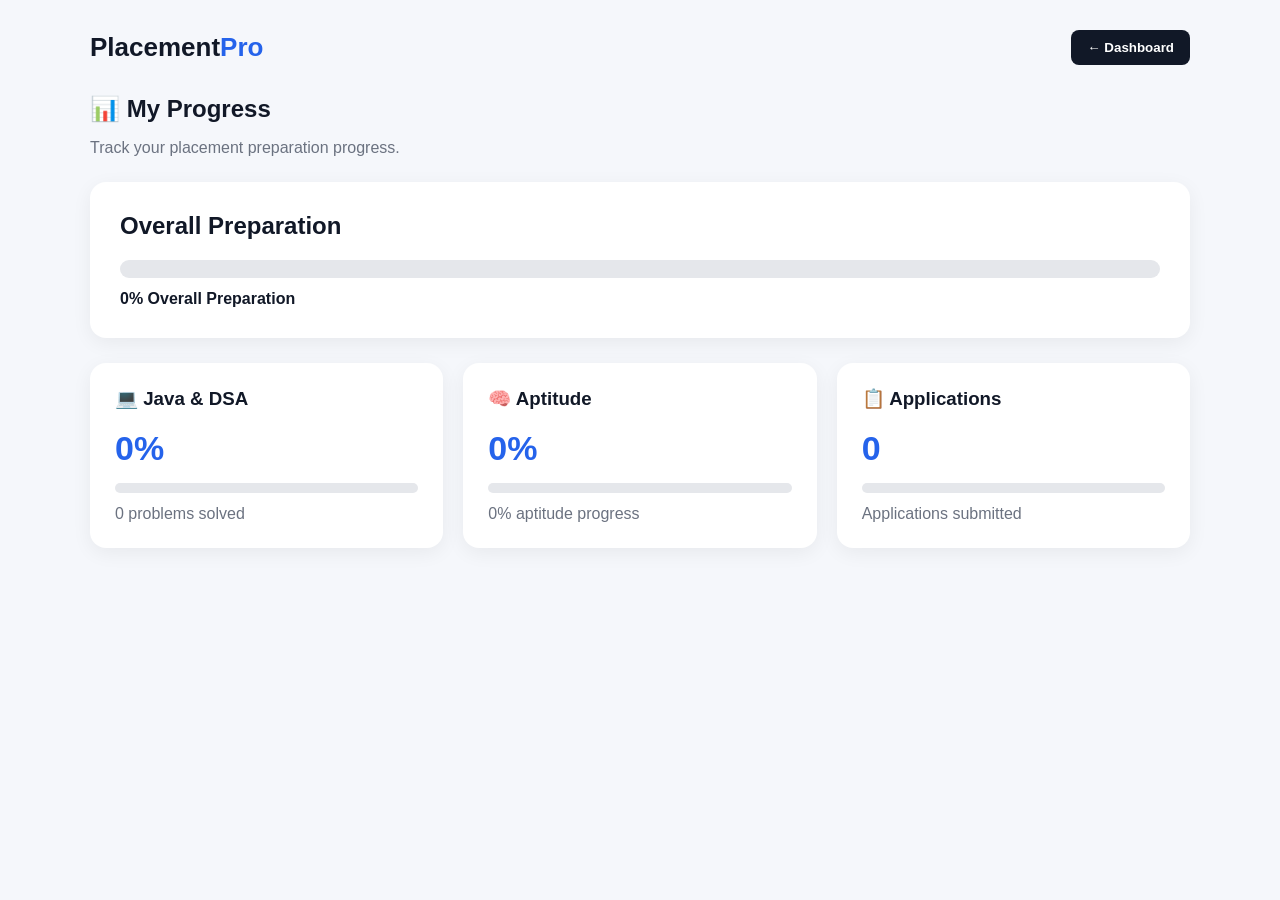
<file: frontend/progress.html>
<!DOCTYPE html>
<html lang="en">

<head>
    <meta charset="UTF-8">
    <meta name="viewport" content="width=device-width, initial-scale=1.0">

    <title>Progress | PlacementPro</title>

    <style>
        * {
            box-sizing: border-box;
        }

        body {
            margin: 0;
            font-family: Arial, sans-serif;
            background: #f5f7fb;
            color: #111827;
        }

        .page {
            min-height: 100vh;
            padding: 30px;
        }

        .header {
            max-width: 1100px;
            margin: 0 auto 30px;

            display: flex;
            justify-content: space-between;
            align-items: center;
        }

        .brand {
            font-size: 26px;
            font-weight: 800;
        }

        .brand span {
            color: #2563eb;
        }

        .back-btn {
            padding: 10px 16px;
            border: none;
            border-radius: 8px;
            background: #111827;
            color: white;
            cursor: pointer;
            font-weight: 600;
        }

        .intro {
            max-width: 1100px;
            margin: 0 auto 25px;
        }

        .intro h1 {
            margin-bottom: 8px;
        }

        .intro p {
            color: #6b7280;
        }

        .overall {
            max-width: 1100px;
            margin: 0 auto 25px;

            background: white;
            padding: 30px;
            border-radius: 16px;

            box-shadow:
                0 5px 20px rgba(0, 0, 0, 0.06);
        }

        .overall h2 {
            margin-top: 0;
        }

        .overall-bar {
            width: 100%;
            height: 18px;
            background: #e5e7eb;
            border-radius: 20px;
            overflow: hidden;
        }

        .overall-fill {
            height: 100%;
            width: 0%;
            background: #2563eb;
            transition: width 0.5s;
        }

        .overall-text {
            margin-top: 12px;
            font-weight: 700;
        }

        .cards {
            max-width: 1100px;
            margin: auto;

            display: grid;
            grid-template-columns: repeat(3, 1fr);
            gap: 20px;
        }

        .card {
            background: white;
            padding: 25px;
            border-radius: 16px;

            box-shadow:
                0 5px 20px rgba(0, 0, 0, 0.06);
        }

        .card h3 {
            margin-top: 0;
        }

        .number {
            font-size: 34px;
            font-weight: 800;
            color: #2563eb;
            margin: 15px 0;
        }

        .bar {
            width: 100%;
            height: 10px;
            background: #e5e7eb;
            border-radius: 20px;
            overflow: hidden;
        }

        .fill {
            height: 100%;
            width: 0%;
            background: #16a34a;
        }

        .info {
            margin-top: 12px;
            color: #6b7280;
        }

        @media (max-width: 800px) {
            .cards {
                grid-template-columns: 1fr;
            }

            .header {
                flex-direction: column;
                align-items: flex-start;
                gap: 15px;
            }
        }
    </style>

</head>


<body>

<main class="page">

    <header class="header">

        <div class="brand">
            Placement<span>Pro</span>
        </div>

        <button
            class="back-btn"
            onclick="window.location.href='dashboard.html'"
        >
            ← Dashboard
        </button>

    </header>


    <section class="intro">

        <h1>📊 My Progress</h1>

        <p>
            Track your placement preparation progress.
        </p>

    </section>


    <section class="overall">

        <h2>Overall Preparation</h2>

        <div class="overall-bar">

            <div
                id="overallFill"
                class="overall-fill"
            ></div>

        </div>

        <div
            id="overallText"
            class="overall-text"
        >
            0%
        </div>

    </section>


    <section class="cards">


        <!-- DSA -->

        <div class="card">

            <h3>💻 Java & DSA</h3>

            <div
                id="dsaNumber"
                class="number"
            >
                0%
            </div>

            <div class="bar">

                <div
                    id="dsaFill"
                    class="fill"
                ></div>

            </div>

            <div
                id="dsaInfo"
                class="info"
            >
                0 problems solved
            </div>

        </div>


        <!-- APTITUDE -->

        <div class="card">

            <h3>🧠 Aptitude</h3>

            <div
                id="aptitudeNumber"
                class="number"
            >
                0%
            </div>

            <div class="bar">

                <div
                    id="aptitudeFill"
                    class="fill"
                ></div>

            </div>

            <div
                id="aptitudeInfo"
                class="info"
            >
                Practice aptitude regularly
            </div>

        </div>


        <!-- APPLICATIONS -->

        <div class="card">

            <h3>📋 Applications</h3>

            <div
                id="applicationNumber"
                class="number"
            >
                0
            </div>

            <div class="bar">

                <div
                    id="applicationFill"
                    class="fill"
                ></div>

            </div>

            <div
                id="applicationInfo"
                class="info"
            >
                Applications submitted
            </div>

        </div>


    </section>

</main>


<script>


// ================================
// DSA PROGRESS
// ================================

const dsaSolved =
    JSON.parse(
        localStorage.getItem(
            "javaDsaSolved"
        )
    ) || [];

const totalDSA = 8;

const dsaPercent =
    Math.round(
        (dsaSolved.length / totalDSA) * 100
    );


document.getElementById(
    "dsaNumber"
).textContent =
    dsaPercent + "%";


document.getElementById(
    "dsaFill"
).style.width =
    dsaPercent + "%";


document.getElementById(
    "dsaInfo"
).textContent =
    dsaSolved.length +
    " problems solved";


// ================================
// APTITUDE
// ================================

const aptitudePercent =
    Number(
        localStorage.getItem(
            "aptitudeProgress"
        )
    ) || 0;


document.getElementById(
    "aptitudeNumber"
).textContent =
    aptitudePercent + "%";


document.getElementById(
    "aptitudeFill"
).style.width =
    aptitudePercent + "%";


document.getElementById(
    "aptitudeInfo"
).textContent =
    aptitudePercent +
    "% aptitude progress";


// ================================
// APPLICATIONS
// ================================

async function loadApplications() {

    const studentData =
        localStorage.getItem("student");


    if (!studentData) {
        calculateOverall(
            dsaPercent,
            aptitudePercent,
            0
        );
        return;
    }


    const student =
        JSON.parse(studentData);


    try {

        const response =
            await fetch(
                "http://https://placementpro-khij.onrender.com/api/applications/"
                + encodeURIComponent(
                    student.email
                )
            );


        if (!response.ok) {
            throw new Error();
        }


        const applications =
            await response.json();


        const count =
            applications.length;


        document.getElementById(
            "applicationNumber"
        ).textContent =
            count;


        document.getElementById(
            "applicationInfo"
        ).textContent =
            count +
            " applications submitted";


        const applicationPercent =
            Math.min(
                count * 20,
                100
            );


        document.getElementById(
            "applicationFill"
        ).style.width =
            applicationPercent + "%";


        calculateOverall(
            dsaPercent,
            aptitudePercent,
            applicationPercent
        );


    } catch (error) {

        calculateOverall(
            dsaPercent,
            aptitudePercent,
            0
        );

    }

}


// ================================
// OVERALL
// ================================

function calculateOverall(
    dsa,
    aptitude,
    applications
) {

    const overall =
        Math.round(
            (dsa +
                aptitude +
                applications) / 3
        );


    document.getElementById(
        "overallFill"
    ).style.width =
        overall + "%";


    document.getElementById(
        "overallText"
    ).textContent =
        overall +
        "% Overall Preparation";

}


loadApplications();


</script>

</body>

</html>
</file>
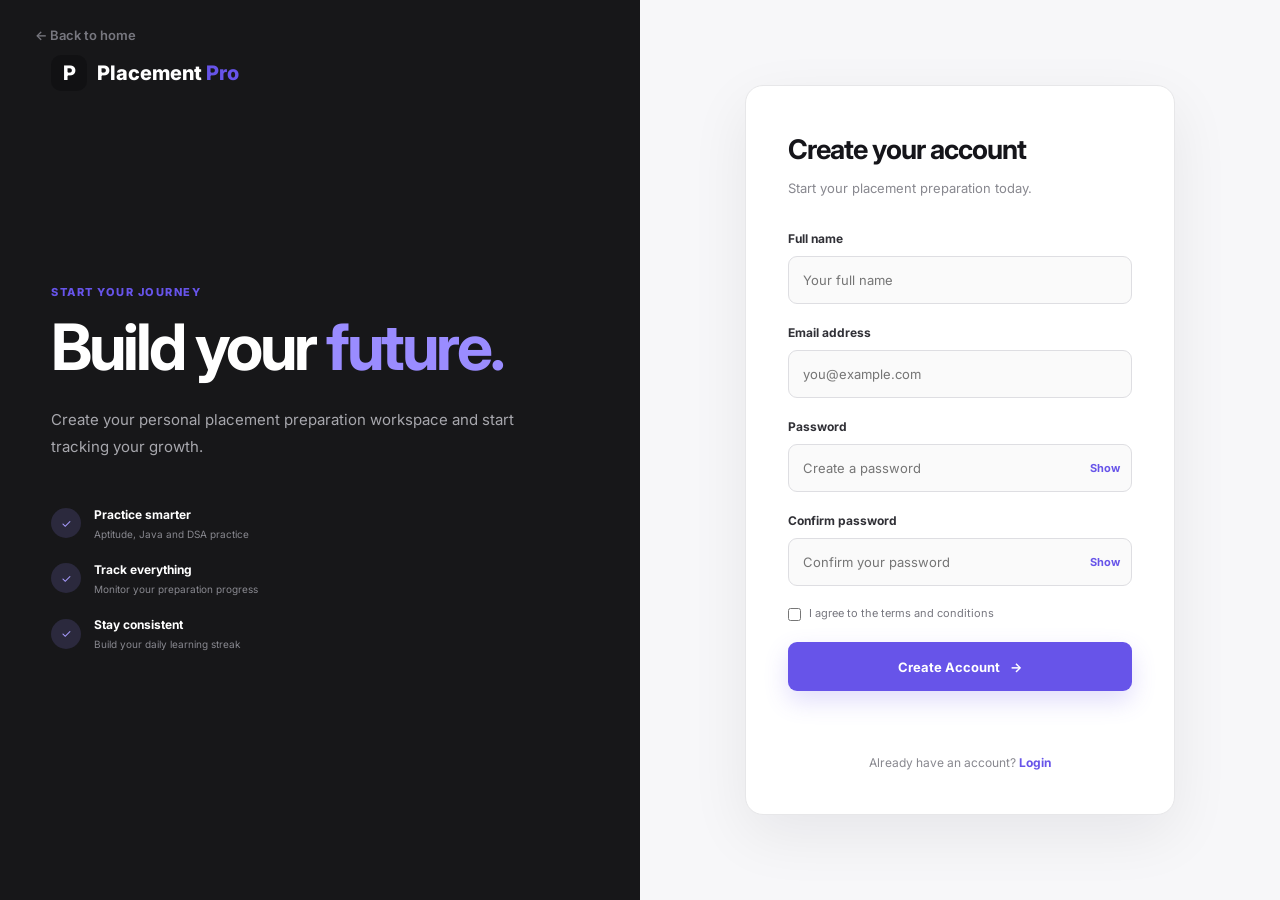
<file: frontend/register.html>
<!DOCTYPE html>
<html lang="en">

<head>

    <meta charset="UTF-8">

    <meta
        name="viewport"
        content="width=device-width, initial-scale=1.0"
    >

    <title>Create Account | PlacementPro</title>

    <link rel="stylesheet" href="style.css">

    <link
        rel="preconnect"
        href="https://fonts.googleapis.com"
    >

    <link
        rel="preconnect"
        href="https://fonts.gstatic.com"
        crossorigin
    >

    <link
        href="https://fonts.googleapis.com/css2?family=Inter:wght@400;500;600;700;800&display=swap"
        rel="stylesheet"
    >

</head>


<body class="auth-page">


    <a href="index.html" class="auth-back">
        ← Back to home
    </a>


    <main class="auth-container">


        <!-- LEFT SIDE -->

        <section class="auth-info">

            <div class="auth-brand">

                <div class="logo-icon">
                    P
                </div>

                <span>
                    Placement<span class="logo-highlight">
                        Pro
                    </span>
                </span>

            </div>


            <div class="auth-info-content">

                <div class="section-label">
                    START YOUR JOURNEY
                </div>

                <h1>
                    Build your
                    <span>future.</span>
                </h1>

                <p>
                    Create your personal placement preparation
                    workspace and start tracking your growth.
                </p>


                <div class="register-benefits">

                    <div class="benefit">

                        <div class="benefit-check">
                            ✓
                        </div>

                        <div>
                            <strong>
                                Practice smarter
                            </strong>

                            <span>
                                Aptitude, Java and DSA practice
                            </span>
                        </div>

                    </div>


                    <div class="benefit">

                        <div class="benefit-check">
                            ✓
                        </div>

                        <div>
                            <strong>
                                Track everything
                            </strong>

                            <span>
                                Monitor your preparation progress
                            </span>
                        </div>

                    </div>


                    <div class="benefit">

                        <div class="benefit-check">
                            ✓
                        </div>

                        <div>
                            <strong>
                                Stay consistent
                            </strong>

                            <span>
                                Build your daily learning streak
                            </span>
                        </div>

                    </div>

                </div>

            </div>

        </section>


        <!-- RIGHT SIDE -->

        <section class="auth-form-section">


            <div class="auth-form-card">


                <div class="auth-form-header">

                    <h2>
                        Create your account
                    </h2>

                    <p>
                        Start your placement preparation today.
                    </p>

                </div>


                <form
                    id="registerForm"
                    class="auth-form"
                >


                    <!-- NAME -->

                    <div class="form-group">

                        <label for="registerName">
                            Full name
                        </label>

                        <input
                            type="text"
                            id="registerName"
                            placeholder="Your full name"
                            required
                        >

                    </div>


                    <!-- EMAIL -->

                    <div class="form-group">

                        <label for="registerEmail">
                            Email address
                        </label>

                        <input
                            type="email"
                            id="registerEmail"
                            placeholder="you@example.com"
                            required
                        >

                    </div>


                    <!-- PASSWORD -->

                    <div class="form-group">

                        <label for="registerPassword">
                            Password
                        </label>

                        <div class="password-wrapper">

                            <input
                                type="password"
                                id="registerPassword"
                                placeholder="Create a password"
                                required
                            >

                            <button
                                type="button"
                                class="password-toggle"
                                onclick="togglePassword('registerPassword', this)"
                            >
                                Show
                            </button>

                        </div>

                    </div>


                    <!-- CONFIRM PASSWORD -->

                    <div class="form-group">

                        <label for="confirmPassword">
                            Confirm password
                        </label>

                        <div class="password-wrapper">

                            <input
                                type="password"
                                id="confirmPassword"
                                placeholder="Confirm your password"
                                required
                            >

                            <button
                                type="button"
                                class="password-toggle"
                                onclick="togglePassword('confirmPassword', this)"
                            >
                                Show
                            </button>

                        </div>

                    </div>


                    <!-- TERMS -->

                    <label class="checkbox-row">

                        <input
                            type="checkbox"
                            id="terms"
                            required
                        >

                        <span>
                            I agree to the terms and conditions
                        </span>

                    </label>


                    <!-- CREATE ACCOUNT -->

                    <button
                        type="submit"
                        class="auth-submit"
                    >
                        Create Account
                        <span>→</span>
                    </button>


                    <!-- MESSAGE -->

                    <div
                        id="registerMessage"
                        class="form-message"
                    ></div>


                </form>


                <div class="auth-switch">

                    Already have an account?

                    <a href="login.html">
                        Login
                    </a>

                </div>


            </div>

        </section>

    </main>


    <script src="script.js"></script>

</body>

</html>
</file>
<file: frontend/style.css>
/* =========================================
   GLOBAL
========================================= */

* {
    margin: 0;
    padding: 0;
    box-sizing: border-box;
}

html {
    scroll-behavior: smooth;
}

body {
    font-family: "Inter", sans-serif;
    background: #fafafa;
    color: #15151a;
    line-height: 1.6;
}

a {
    text-decoration: none;
    color: inherit;
}

button,
a {
    -webkit-tap-highlight-color: transparent;
}


/* =========================================
   NAVBAR
========================================= */

.navbar {
    height: 76px;
    padding: 0 7%;
    display: flex;
    align-items: center;
    justify-content: space-between;

    background: rgba(255, 255, 255, 0.88);
    backdrop-filter: blur(18px);

    border-bottom: 1px solid #eeeeef;

    position: sticky;
    top: 0;
    z-index: 100;
}

.logo {
    display: flex;
    align-items: center;
    gap: 10px;

    font-size: 20px;
    font-weight: 800;
    letter-spacing: -0.7px;
}

.logo-icon {
    width: 36px;
    height: 36px;

    display: flex;
    align-items: center;
    justify-content: center;

    border-radius: 10px;

    background: #111113;
    color: white;

    font-weight: 800;
}

.logo-highlight {
    color: #6754e9;
}

.nav-links {
    display: flex;
    gap: 36px;
}

.nav-links a {
    color: #6f7077;
    font-size: 14px;
    font-weight: 500;

    transition: 0.25s ease;
}

.nav-links a:hover {
    color: #15151a;
}

.nav-actions {
    display: flex;
    align-items: center;
    gap: 22px;
}

.login-link {
    font-size: 14px;
    font-weight: 600;
}


/* =========================================
   BUTTONS
========================================= */

.btn {
    display: inline-flex;
    align-items: center;
    justify-content: center;
    gap: 10px;

    border-radius: 10px;

    font-size: 14px;
    font-weight: 600;

    transition: 0.25s ease;

    cursor: pointer;
}

.btn-primary {
    background: #6754e9;
    color: white;

    padding: 11px 19px;

    box-shadow: 0 8px 25px rgba(103, 84, 233, 0.22);
}

.btn-primary:hover {
    background: #5541d5;
    transform: translateY(-2px);
}

.btn-secondary {
    background: white;
    border: 1px solid #e4e4e7;
    color: #25252b;
}

.btn-secondary:hover {
    border-color: #cfcfd4;
    transform: translateY(-2px);
}

.btn-large {
    padding: 15px 23px;
    font-size: 14px;
}

.btn-white {
    background: white;
    color: #6754e9;
}

.btn-white:hover {
    transform: translateY(-2px);
}


/* =========================================
   HERO
========================================= */

.hero {
    min-height: 690px;

    padding: 100px 7% 80px;

    display: grid;
    grid-template-columns: 1fr 1fr;

    align-items: center;
    gap: 70px;

    overflow: hidden;
}

.hero-content {
    max-width: 620px;
}

.badge {
    display: inline-flex;
    align-items: center;
    gap: 9px;

    padding: 7px 12px;

    border: 1px solid #e7e4ff;
    border-radius: 100px;

    background: #f5f3ff;
    color: #6250db;

    font-size: 12px;
    font-weight: 600;

    margin-bottom: 24px;
}

.badge-dot {
    width: 7px;
    height: 7px;

    border-radius: 50%;

    background: #6754e9;
}

.hero h1 {
    font-size: clamp(45px, 5vw, 70px);

    line-height: 1.04;

    letter-spacing: -3.5px;

    font-weight: 800;

    margin-bottom: 26px;
}

.hero h1 span {
    color: #6754e9;
}

.hero-description {
    max-width: 560px;

    color: #707078;

    font-size: 17px;

    line-height: 1.75;

    margin-bottom: 34px;
}

.hero-buttons {
    display: flex;
    gap: 12px;
}

.hero-trust {
    display: flex;
    align-items: center;

    margin-top: 45px;
}

.trust-item {
    display: flex;
    flex-direction: column;
}

.trust-item strong {
    font-size: 18px;
}

.trust-item span {
    font-size: 11px;
    color: #8a8a91;
}

.trust-line {
    width: 1px;
    height: 30px;

    background: #dedee1;

    margin: 0 22px;
}


/* =========================================
   DASHBOARD PREVIEW
========================================= */

.hero-visual {
    position: relative;
}

.glow {
    position: absolute;

    width: 420px;
    height: 420px;

    border-radius: 50%;

    background: #ded8ff;

    filter: blur(80px);

    opacity: 0.5;

    top: 50%;
    left: 50%;

    transform: translate(-50%, -50%);
}

.dashboard-preview {
    position: relative;

    background: white;

    border: 1px solid #e4e4e8;

    border-radius: 20px;

    overflow: hidden;

    box-shadow:
        0 30px 80px rgba(20, 20, 30, 0.12),
        0 5px 20px rgba(20, 20, 30, 0.05);

    transform: perspective(1200px) rotateY(-5deg) rotateX(2deg);

    transition: 0.5s ease;
}

.dashboard-preview:hover {
    transform: perspective(1200px) rotateY(0) rotateX(0);
}

.preview-topbar {
    height: 52px;

    border-bottom: 1px solid #eeeeef;

    display: flex;
    align-items: center;
    justify-content: space-between;

    padding: 0 17px;
}

.preview-dots {
    display: flex;
    gap: 5px;
}

.preview-dots span {
    width: 7px;
    height: 7px;

    border-radius: 50%;

    background: #d5d5d8;
}

.preview-profile {
    display: flex;
    align-items: center;
    gap: 7px;

    font-size: 9px;
    color: #77777d;
}

.mini-avatar {
    width: 22px;
    height: 22px;

    border-radius: 50%;

    background: #6754e9;
    color: white;

    display: flex;
    align-items: center;
    justify-content: center;

    font-size: 9px;
    font-weight: 700;
}

.preview-body {
    display: flex;

    min-height: 390px;
}

.preview-sidebar {
    width: 60px;

    background: #171719;

    padding: 15px 12px;

    display: flex;
    flex-direction: column;
    align-items: center;

    gap: 20px;
}

.preview-logo {
    width: 25px;
    height: 25px;

    background: white;
    color: #171719;

    border-radius: 7px;

    display: flex;
    align-items: center;
    justify-content: center;

    font-size: 10px;
    font-weight: 800;

    margin-bottom: 15px;
}

.sidebar-item {
    width: 19px;
    height: 19px;

    border-radius: 5px;

    background: #444448;
}

.sidebar-item.active {
    background: #6754e9;
}

.preview-content {
    flex: 1;

    padding: 25px;

    background: #fbfbfc;
}

.preview-heading small {
    color: #96969c;
    font-size: 7px;
    font-weight: 600;
}

.preview-heading h3 {
    font-size: 18px;
    margin-top: 4px;
}

.progress-card {
    margin-top: 20px;

    padding: 18px;

    background: white;

    border: 1px solid #ededee;

    border-radius: 13px;

    display: flex;
    align-items: center;
    justify-content: space-between;
}

.progress-card small {
    color: #99999f;
    font-size: 8px;
}

.progress-card h2 {
    font-size: 27px;
    margin-top: 3px;
}

.progress-circle {
    width: 55px;
    height: 55px;

    border-radius: 50%;

    background: conic-gradient(
        #6754e9 68%,
        #eeeeef 0
    );

    display: flex;
    align-items: center;
    justify-content: center;
}

.progress-circle::before {
    content: "";

    position: absolute;

    width: 43px;
    height: 43px;

    background: white;

    border-radius: 50%;
}

.progress-circle span {
    position: relative;

    font-size: 10px;
    font-weight: 700;
}

.mini-cards {
    display: grid;

    grid-template-columns: repeat(3, 1fr);

    gap: 10px;

    margin-top: 12px;
}

.mini-card {
    padding: 13px;

    background: white;

    border: 1px solid #ededee;

    border-radius: 12px;
}

.mini-card-icon {
    width: 23px;
    height: 23px;

    display: flex;
    align-items: center;
    justify-content: center;

    border-radius: 6px;

    font-size: 8px;
    font-weight: 700;

    margin-bottom: 10px;
}

.aptitude {
    background: #eeeaff;
    color: #6754e9;
}

.java {
    background: #e8f1ff;
    color: #3975d6;
}

.dsa {
    background: #e7f8ef;
    color: #23965b;
}

.mini-card small {
    display: block;

    color: #99999f;

    font-size: 7px;
}

.mini-card strong {
    font-size: 15px;
}

.mini-progress {
    height: 3px;

    background: #ededee;

    margin-top: 8px;

    border-radius: 10px;

    overflow: hidden;
}

.mini-progress span {
    display: block;

    height: 100%;

    background: #6754e9;
}


/* =========================================
   SECTIONS
========================================= */

.features-section,
.how-section {
    padding: 110px 7%;
}

.section-heading {
    max-width: 650px;

    margin: 0 auto 60px;

    text-align: center;
}

.section-label {
    color: #6754e9;

    font-size: 11px;

    font-weight: 800;

    letter-spacing: 1.5px;

    margin-bottom: 12px;
}

.section-heading h2 {
    font-size: 42px;

    line-height: 1.15;

    letter-spacing: -2px;
}

.section-heading h2 span {
    color: #6754e9;
}

.section-heading p {
    color: #77777e;

    margin-top: 16px;

    font-size: 15px;
}


/* =========================================
   FEATURES
========================================= */

.features-grid {
    max-width: 1150px;

    margin: auto;

    display: grid;

    grid-template-columns: repeat(3, 1fr);

    gap: 16px;
}

.feature-card {
    padding: 28px;

    background: white;

    border: 1px solid #e9e9eb;

    border-radius: 15px;

    transition: 0.3s ease;
}

.feature-card:hover {
    transform: translateY(-5px);

    border-color: #d9d5fa;

    box-shadow: 0 20px 40px rgba(20, 20, 30, 0.07);
}

.feature-icon {
    width: 43px;
    height: 43px;

    display: flex;
    align-items: center;
    justify-content: center;

    border-radius: 11px;

    font-weight: 800;

    margin-bottom: 22px;
}

.purple {
    background: #eeeaff;
    color: #6754e9;
}

.blue {
    background: #e9f1ff;
    color: #3975d6;
}

.green {
    background: #e8f8ef;
    color: #23965b;
}

.orange {
    background: #fff0e5;
    color: #d97832;
}

.pink {
    background: #ffeaf2;
    color: #d6537c;
}

.cyan {
    background: #e5f8fb;
    color: #1b92a4;
}

.feature-card h3 {
    font-size: 17px;

    margin-bottom: 10px;
}

.feature-card p {
    color: #7d7d84;

    font-size: 13px;

    line-height: 1.7;

    margin-bottom: 18px;
}

.feature-card a {
    color: #6754e9;

    font-size: 12px;

    font-weight: 700;
}


/* =========================================
   HOW IT WORKS
========================================= */

.how-section {
    background: #f4f3fa;
}

.steps {
    max-width: 1100px;

    margin: auto;

    display: grid;

    grid-template-columns: repeat(4, 1fr);

    gap: 25px;
}

.step {
    position: relative;
}

.step-number {
    font-size: 12px;

    font-weight: 800;

    color: #6754e9;

    margin-bottom: 18px;
}

.step h3 {
    font-size: 16px;

    margin-bottom: 8px;
}

.step p {
    color: #77777f;

    font-size: 13px;

    line-height: 1.7;
}


/* =========================================
   CTA
========================================= */

.cta-section {
    padding: 100px 7%;

    background: #6754e9;

    color: white;

    text-align: center;
}

.cta-content {
    max-width: 700px;

    margin: auto;
}

.cta-section .section-label {
    color: #dcd7ff;
}

.cta-section h2 {
    font-size: 46px;

    line-height: 1.12;

    letter-spacing: -2px;
}

.cta-section h2 span {
    color: #dcd7ff;
}

.cta-section p {
    color: #e3e0ff;

    margin: 20px auto 30px;

    max-width: 550px;
}


/* =========================================
   FOOTER
========================================= */

.footer {
    min-height: 100px;

    padding: 30px 7%;

    display: flex;
    align-items: center;
    justify-content: space-between;

    background: #111113;

    color: white;
}

.footer-logo {
    display: flex;
    align-items: center;
    gap: 9px;

    font-size: 16px;
    font-weight: 700;
}

.footer-logo .logo-icon {
    width: 30px;
    height: 30px;

    font-size: 13px;
}

.footer p {
    color: #88888e;

    font-size: 12px;
}

.copyright {
    color: #66666c;

    font-size: 11px;
}


/* =========================================
   RESPONSIVE
========================================= */

@media (max-width: 950px) {

    .nav-links {
        display: none;
    }

    .hero {
        grid-template-columns: 1fr;

        text-align: center;
    }

    .hero-content {
        margin: auto;
    }

    .hero-description {
        margin-left: auto;
        margin-right: auto;
    }

    .hero-buttons,
    .hero-trust {
        justify-content: center;
    }

    .hero-visual {
        max-width: 650px;

        width: 100%;

        margin: auto;
    }

    .features-grid {
        grid-template-columns: repeat(2, 1fr);
    }

    .steps {
        grid-template-columns: repeat(2, 1fr);
    }

    .footer {
        flex-direction: column;
        gap: 15px;
    }
}


@media (max-width: 600px) {

    .navbar {
        padding: 0 5%;
    }

    .nav-actions .login-link {
        display: none;
    }

    .hero {
        padding: 70px 5%;
    }

    .hero h1 {
        font-size: 44px;
        letter-spacing: -2px;
    }

    .hero-description {
        font-size: 15px;
    }

    .hero-buttons {
        flex-direction: column;
    }

    .hero-trust {
        display: none;
    }

    .preview-body {
        min-height: 300px;
    }

    .preview-sidebar {
        width: 45px;
    }

    .preview-content {
        padding: 15px;
    }

    .mini-cards {
        grid-template-columns: 1fr;
    }

    .features-section,
    .how-section {
        padding: 75px 5%;
    }

    .section-heading h2 {
        font-size: 34px;
    }

    .features-grid {
        grid-template-columns: 1fr;
    }

    .steps {
        grid-template-columns: 1fr;
    }

    .cta-section {
        padding: 75px 5%;
    }

    .cta-section h2 {
        font-size: 35px;
    }

    .footer {
        padding: 30px 5%;
    }
}
/* =========================================
   AUTHENTICATION PAGES
========================================= */

.auth-page {
    min-height: 100vh;
    background: #f7f7f9;
}

.auth-back {
    position: fixed;
    top: 25px;
    left: 35px;

    color: #77777f;

    font-size: 13px;
    font-weight: 600;

    transition: 0.2s ease;

    z-index: 20;
}

.auth-back:hover {
    color: #6754e9;
}

.auth-container {
    min-height: 100vh;

    display: grid;

    grid-template-columns: 1fr 1fr;
}


/* LEFT */

.auth-info {
    position: relative;

    background: #171719;

    color: white;

    padding: 55px 8%;

    display: flex;
    flex-direction: column;
}

.auth-brand {
    display: flex;
    align-items: center;

    gap: 10px;

    font-size: 20px;

    font-weight: 800;
}

.auth-info-content {
    max-width: 520px;

    margin: auto 0;
}

.auth-info-content h1 {
    font-size: clamp(45px, 5vw, 65px);

    line-height: 1.05;

    letter-spacing: -3px;

    margin-bottom: 25px;
}

.auth-info-content h1 span {
    color: #9a8cff;
}

.auth-info-content p {
    color: #a7a7ad;

    font-size: 15px;

    line-height: 1.8;

    max-width: 470px;
}


/* STATS */

.auth-stat-grid {
    display: grid;

    grid-template-columns: repeat(3, 1fr);

    gap: 15px;

    margin-top: 55px;
}

.auth-stat {
    padding: 18px;

    background: #222225;

    border: 1px solid #303035;

    border-radius: 12px;
}

.auth-stat strong {
    display: block;

    color: #9a8cff;

    font-size: 13px;

    margin-bottom: 8px;
}

.auth-stat span {
    color: #aaaab0;

    font-size: 11px;

    line-height: 1.5;
}


/* REGISTER BENEFITS */

.register-benefits {
    margin-top: 45px;

    display: flex;

    flex-direction: column;

    gap: 18px;
}

.benefit {
    display: flex;

    align-items: center;

    gap: 13px;
}

.benefit-check {
    width: 30px;
    height: 30px;

    border-radius: 50%;

    background: #2b293d;

    color: #a89cff;

    display: flex;

    align-items: center;
    justify-content: center;

    font-size: 12px;
}

.benefit strong,
.benefit span {
    display: block;
}

.benefit strong {
    font-size: 12px;

    margin-bottom: 2px;
}

.benefit span {
    color: #88888f;

    font-size: 10px;
}


/* RIGHT */

.auth-form-section {
    display: flex;

    align-items: center;
    justify-content: center;

    padding: 60px 7%;
}

.auth-form-card {
    width: 100%;

    max-width: 430px;

    padding: 42px;

    background: white;

    border: 1px solid #e7e7e9;

    border-radius: 18px;

    box-shadow: 0 20px 60px rgba(20, 20, 30, 0.07);
}

.auth-form-header {
    margin-bottom: 30px;
}

.auth-form-header h2 {
    font-size: 27px;

    letter-spacing: -1px;

    margin-bottom: 7px;
}

.auth-form-header p {
    color: #88888f;

    font-size: 13px;
}


/* FORM */

.auth-form {
    display: flex;

    flex-direction: column;

    gap: 19px;
}

.form-group {
    display: flex;

    flex-direction: column;

    gap: 8px;
}

.form-group label {
    font-size: 12px;

    font-weight: 700;

    color: #303036;
}

.label-row {
    display: flex;

    align-items: center;

    justify-content: space-between;
}

.label-row a {
    color: #6754e9;

    font-size: 11px;

    font-weight: 600;
}

.form-group input {
    width: 100%;

    height: 48px;

    padding: 0 14px;

    border: 1px solid #dedee2;

    border-radius: 9px;

    background: #fafafa;

    outline: none;

    font-family: inherit;

    font-size: 13px;

    transition: 0.2s ease;
}

.form-group input:focus {
    background: white;

    border-color: #6754e9;

    box-shadow: 0 0 0 4px rgba(103, 84, 233, 0.08);
}


/* PASSWORD */

.password-wrapper {
    position: relative;
}

.password-wrapper input {
    padding-right: 65px;
}

.password-toggle {
    position: absolute;

    right: 12px;
    top: 50%;

    transform: translateY(-50%);

    border: none;

    background: transparent;

    color: #6754e9;

    font-family: inherit;

    font-size: 11px;

    font-weight: 700;

    cursor: pointer;
}


/* CHECKBOX */

.checkbox-row {
    display: flex;

    align-items: center;

    gap: 8px;

    color: #77777f;

    font-size: 11px;

    cursor: pointer;
}

.checkbox-row input {
    accent-color: #6754e9;
}


/* SUBMIT */

.auth-submit {
    width: 100%;

    height: 49px;

    border: none;

    border-radius: 9px;

    background: #6754e9;

    color: white;

    font-family: inherit;

    font-size: 13px;

    font-weight: 700;

    cursor: pointer;

    display: flex;

    align-items: center;

    justify-content: center;

    gap: 10px;

    transition: 0.25s ease;

    box-shadow: 0 10px 25px rgba(103, 84, 233, 0.2);
}

.auth-submit:hover {
    background: #5541d5;

    transform: translateY(-2px);
}


/* MESSAGE */

.form-message {
    min-height: 18px;

    text-align: center;

    font-size: 11px;

    font-weight: 600;
}

.form-message.success {
    color: #21965b;
}

.form-message.error {
    color: #d34c5a;
}


/* SWITCH */

.auth-switch {
    text-align: center;

    margin-top: 25px;

    color: #88888f;

    font-size: 12px;
}

.auth-switch a {
    color: #6754e9;

    font-weight: 700;
}


/* AUTH RESPONSIVE */

@media (max-width: 850px) {

    .auth-container {
        grid-template-columns: 1fr;
    }

    .auth-info {
        display: none;
    }

    .auth-form-section {
        min-height: 100vh;

        padding: 70px 6%;
    }

    .auth-back {
        position: absolute;

        top: 20px;
        left: 20px;
    }
}


@media (max-width: 500px) {

    .auth-form-card {
        padding: 28px 22px;
    }

    .auth-form-header h2 {
        font-size: 24px;
    }
}
</file>
